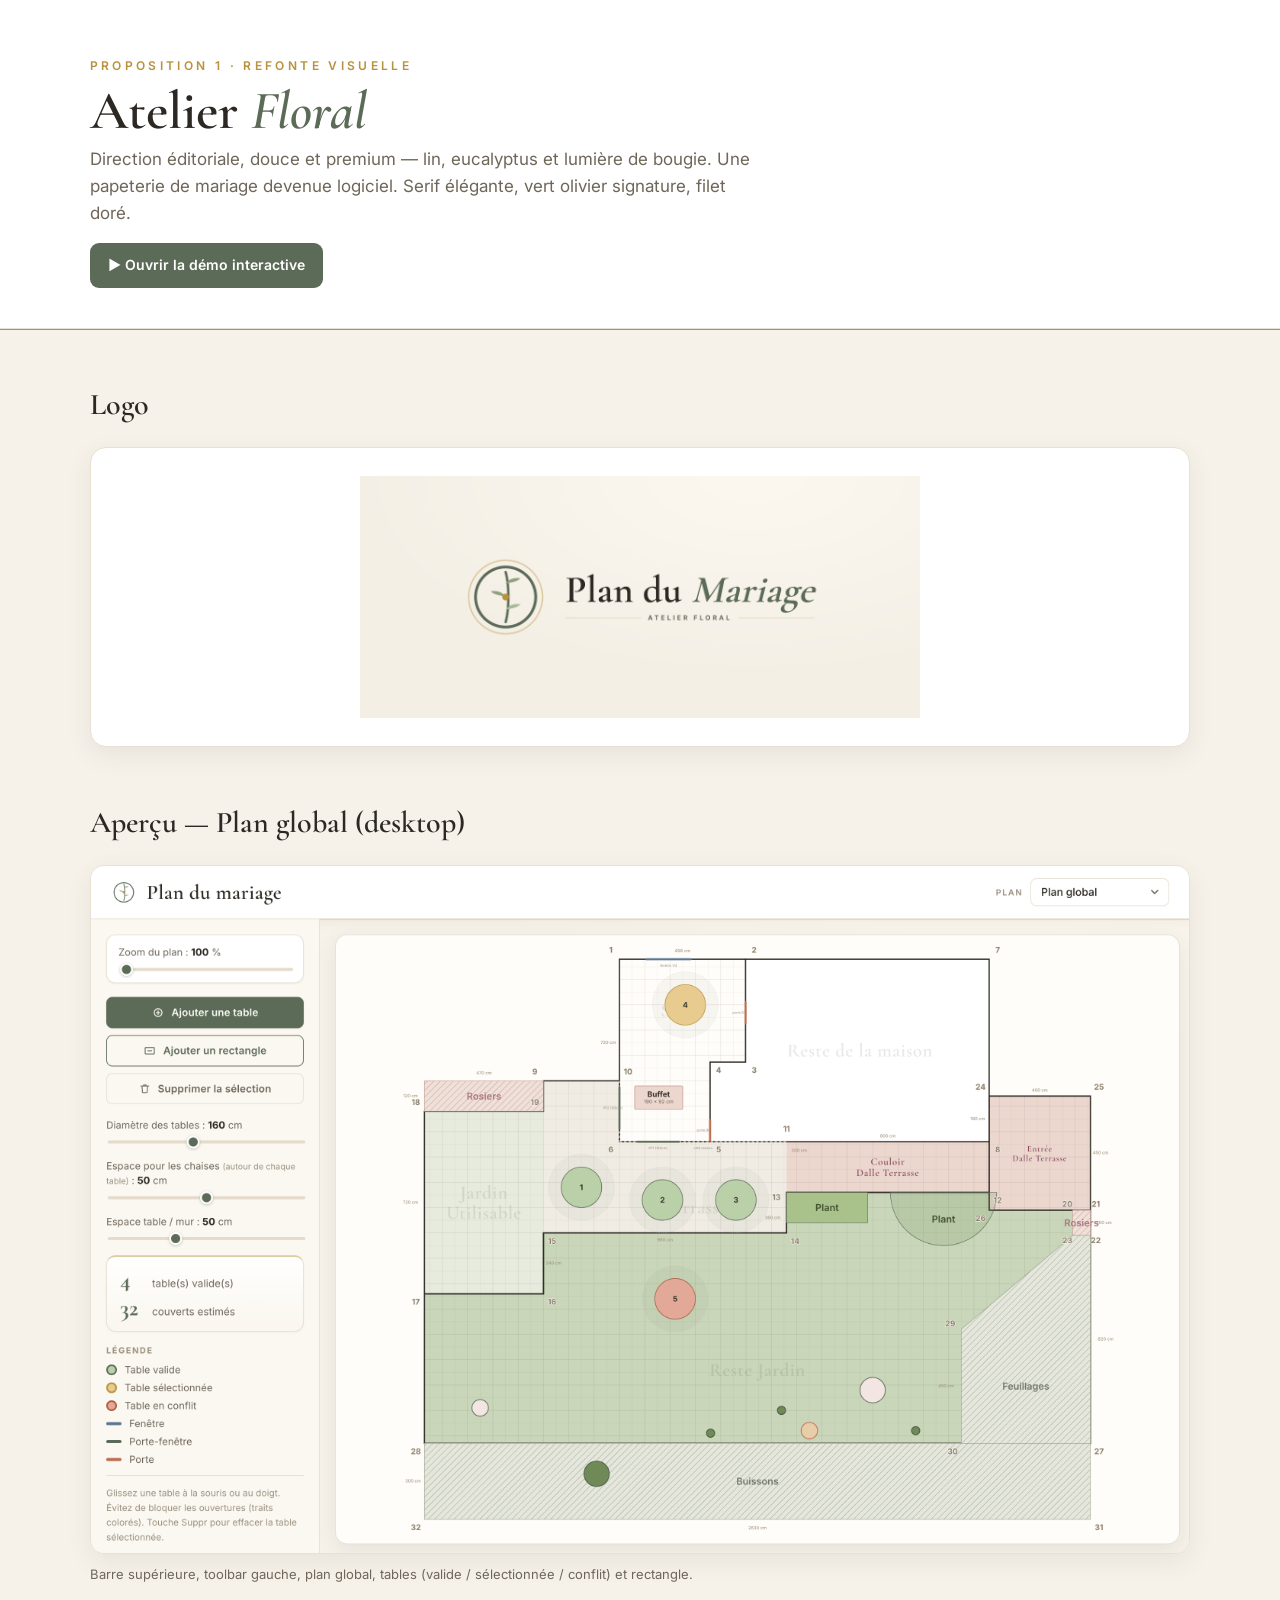
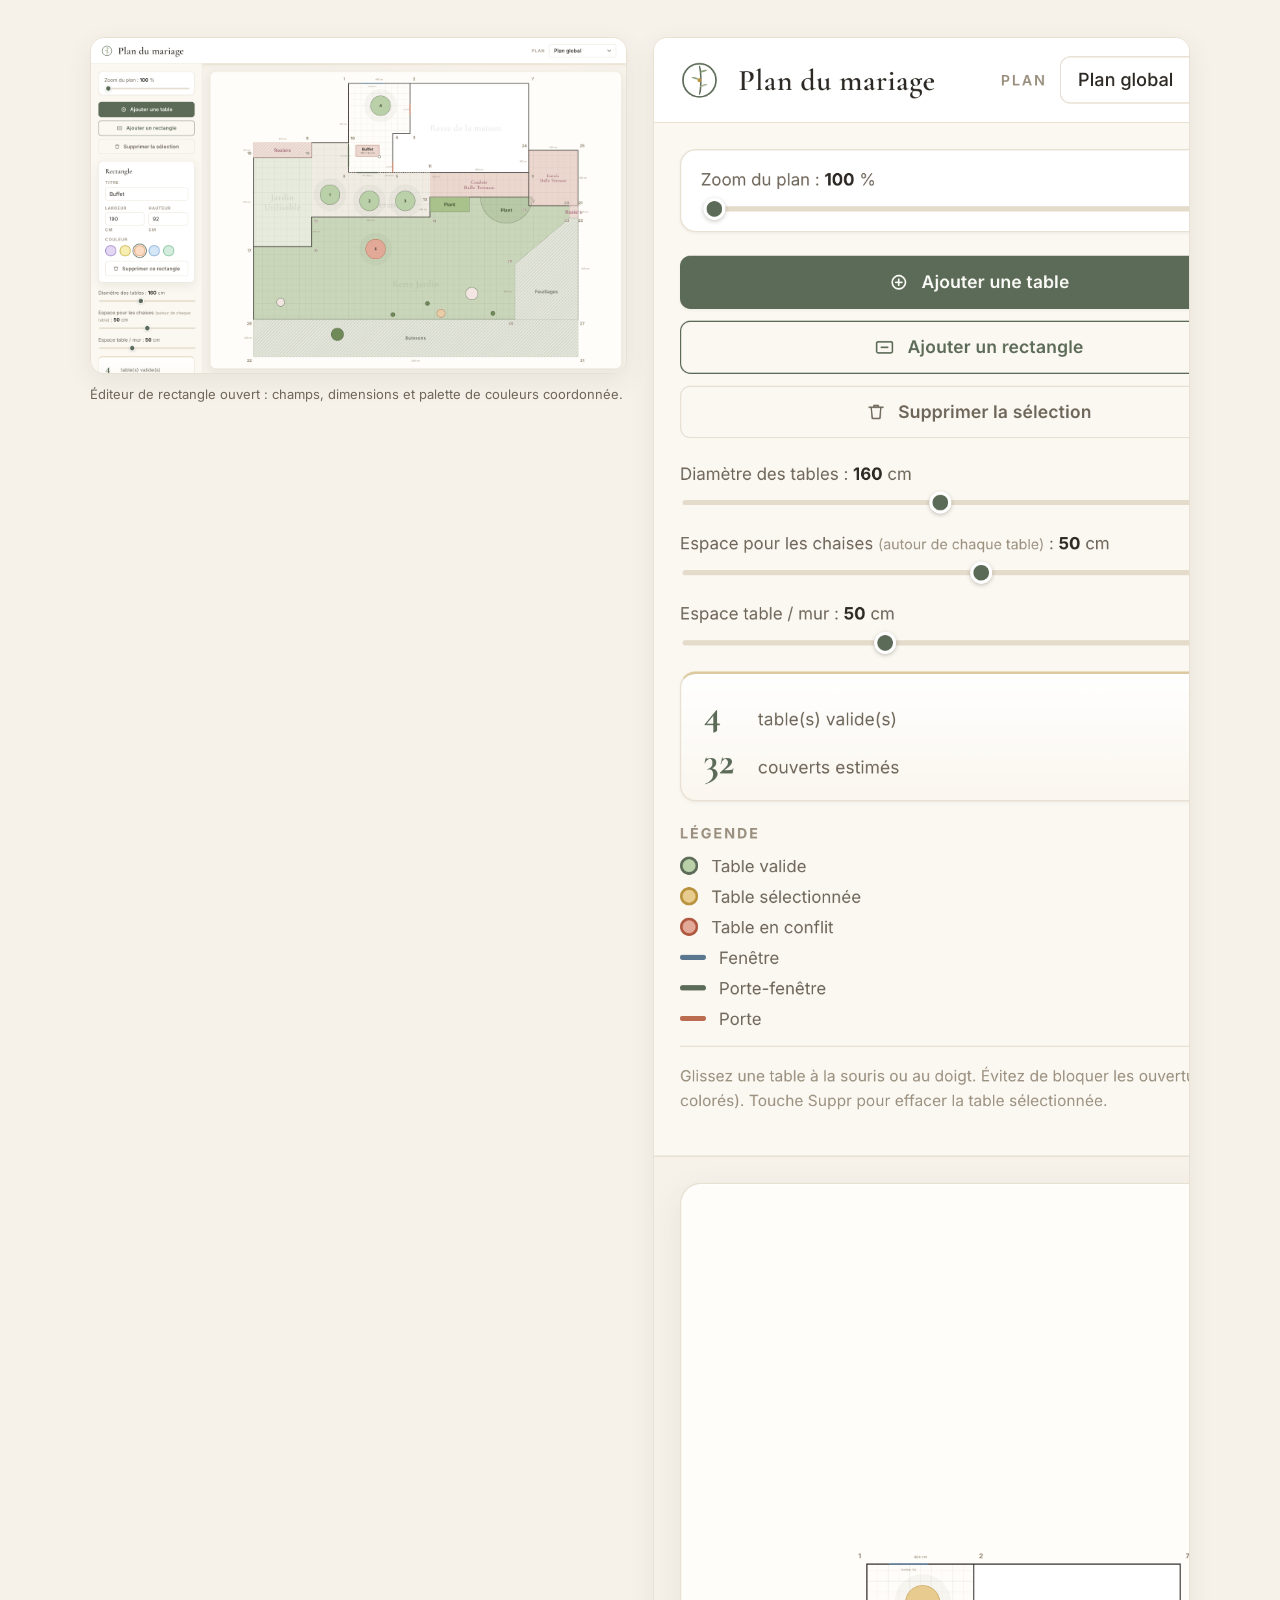
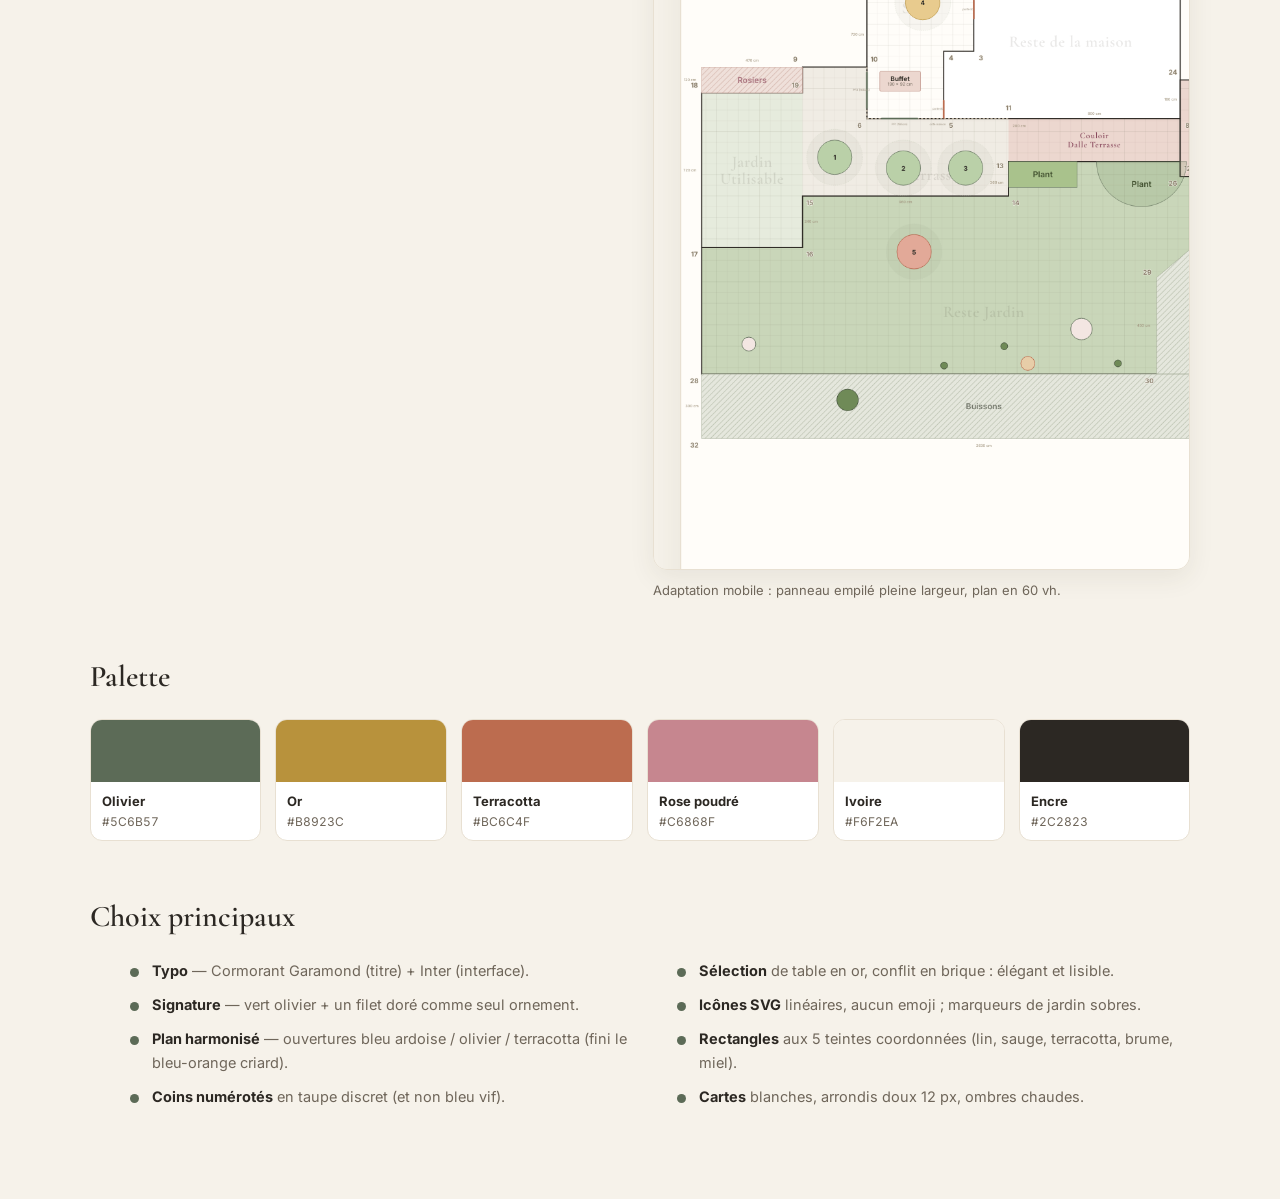
<file: conception-design/index.html>
<!DOCTYPE html><html lang="fr"><head><meta charset="UTF-8">
<meta name="viewport" content="width=device-width, initial-scale=1.0">
<title>Proposition 1 — Atelier Floral</title>
<style>
@import url('https://fonts.googleapis.com/css2?family=Cormorant+Garamond:wght@500;600;700&family=Inter:wght@400;500;600;700&display=swap');
:root{--olivier:#5C6B57;--or:#B8923C;--encre:#2C2823;--encre2:#6F665A;--ivoire:#F6F2EA;--ligne:#E8E0D2}
*{margin:0;box-sizing:border-box}
body{font-family:"Inter",sans-serif;color:var(--encre);
  background:radial-gradient(1200px 600px at 80% -10%,#FCF8F0,transparent 60%),var(--ivoire);
  line-height:1.6;padding:0 0 80px}
header{padding:56px 7vw 40px;border-bottom:1px solid var(--ligne);background:#fff;box-shadow:0 1px 0 var(--or)}
.kicker{font-size:12px;font-weight:600;letter-spacing:.28em;text-transform:uppercase;color:var(--or)}
h1{font-family:"Cormorant Garamond",serif;font-weight:600;font-size:54px;line-height:1.05;margin:8px 0 6px}
h1 em{font-style:italic;color:var(--olivier)}
.lead{font-size:17px;color:var(--encre2);max-width:680px}
main{padding:0 7vw}
section{margin-top:52px}
h2{font-family:"Cormorant Garamond",serif;font-weight:600;font-size:30px;margin-bottom:18px}
.logo-band{display:flex;justify-content:center;background:#fff;border:1px solid var(--ligne);border-radius:16px;padding:28px;box-shadow:0 8px 26px rgba(70,58,42,.08)}
.logo-band img{max-width:560px;width:100%}
figure{margin:0}
figure img{width:100%;border:1px solid var(--ligne);border-radius:14px;box-shadow:0 8px 26px rgba(70,58,42,.08);display:block}
figcaption{font-size:13px;color:var(--encre2);margin-top:10px}
.grid2{display:grid;grid-template-columns:1fr 1fr;gap:26px}
.swatches{display:grid;grid-template-columns:repeat(auto-fill,minmax(150px,1fr));gap:14px}
.sw{border:1px solid var(--ligne);border-radius:12px;overflow:hidden;background:#fff}
.sw .c{height:62px}
.sw .t{padding:9px 11px;font-size:12px}
.sw .t b{display:block;font-size:13px}
.sw .t span{color:var(--encre2);font-family:"Inter";font-variant-numeric:tabular-nums}
.choices{columns:2;column-gap:34px}
.choices li{margin:0 0 11px;break-inside:avoid;font-size:14.5px;color:var(--encre2);list-style:none;padding-left:22px;position:relative}
.choices li::before{content:"";position:absolute;left:0;top:9px;width:9px;height:9px;border-radius:50%;background:var(--olivier)}
.choices b{color:var(--encre)}
.cta{display:inline-block;margin-top:16px;background:var(--olivier);color:#fff;text-decoration:none;font-weight:600;font-size:14px;padding:11px 18px;border-radius:9px}
@media(max-width:760px){.grid2{grid-template-columns:1fr}.choices{columns:1}h1{font-size:38px}}
</style></head>
<body>
<header>
  <div class="kicker">Proposition 1 · Refonte visuelle</div>
  <h1>Atelier <em>Floral</em></h1>
  <p class="lead">Direction éditoriale, douce et premium — lin, eucalyptus et lumière de bougie.
  Une papeterie de mariage devenue logiciel. Serif élégante, vert olivier signature, filet doré.</p>
  <a class="cta" href="demo/index.html">▶ Ouvrir la démo interactive</a>
</header>
<main>
  <section>
    <h2>Logo</h2>
    <div class="logo-band"><img src="logo-PlanDuMariage.png" alt="Logo Atelier Floral"></div>
  </section>

  <section>
    <h2>Aperçu — Plan global (desktop)</h2>
    <figure><img src="screenshot-desktop-global.png" alt="Desktop global">
      <figcaption>Barre supérieure, toolbar gauche, plan global, tables (valide / sélectionnée / conflit) et rectangle.</figcaption></figure>
  </section>

  <section>
    <div class="grid2">
      <figure><img src="screenshot-desktop-detail.png" alt="Éditeur de rectangle">
        <figcaption>Éditeur de rectangle ouvert : champs, dimensions et palette de couleurs coordonnée.</figcaption></figure>
      <figure><img src="screenshot-mobile.png" alt="Mobile">
        <figcaption>Adaptation mobile : panneau empilé pleine largeur, plan en 60 vh.</figcaption></figure>
    </div>
  </section>

  <section>
    <h2>Palette</h2>
    <div class="swatches">
      <div class="sw"><div class="c" style="background:#5C6B57"></div><div class="t"><b>Olivier</b><span>#5C6B57</span></div></div>
      <div class="sw"><div class="c" style="background:#B8923C"></div><div class="t"><b>Or</b><span>#B8923C</span></div></div>
      <div class="sw"><div class="c" style="background:#BC6C4F"></div><div class="t"><b>Terracotta</b><span>#BC6C4F</span></div></div>
      <div class="sw"><div class="c" style="background:#C6868F"></div><div class="t"><b>Rose poudré</b><span>#C6868F</span></div></div>
      <div class="sw"><div class="c" style="background:#F6F2EA"></div><div class="t"><b>Ivoire</b><span>#F6F2EA</span></div></div>
      <div class="sw"><div class="c" style="background:#2C2823"></div><div class="t"><b>Encre</b><span>#2C2823</span></div></div>
    </div>
  </section>

  <section>
    <h2>Choix principaux</h2>
    <ul class="choices">
      <li><b>Typo</b> — Cormorant Garamond (titre) + Inter (interface).</li>
      <li><b>Signature</b> — vert olivier + un filet doré comme seul ornement.</li>
      <li><b>Plan harmonisé</b> — ouvertures bleu ardoise / olivier / terracotta (fini le bleu-orange criard).</li>
      <li><b>Coins numérotés</b> en taupe discret (et non bleu vif).</li>
      <li><b>Sélection</b> de table en or, conflit en brique : élégant et lisible.</li>
      <li><b>Icônes SVG</b> linéaires, aucun emoji ; marqueurs de jardin sobres.</li>
      <li><b>Rectangles</b> aux 5 teintes coordonnées (lin, sauge, terracotta, brume, miel).</li>
      <li><b>Cartes</b> blanches, arrondis doux 12 px, ombres chaudes.</li>
    </ul>
  </section>
</main>
</body></html>
</file>
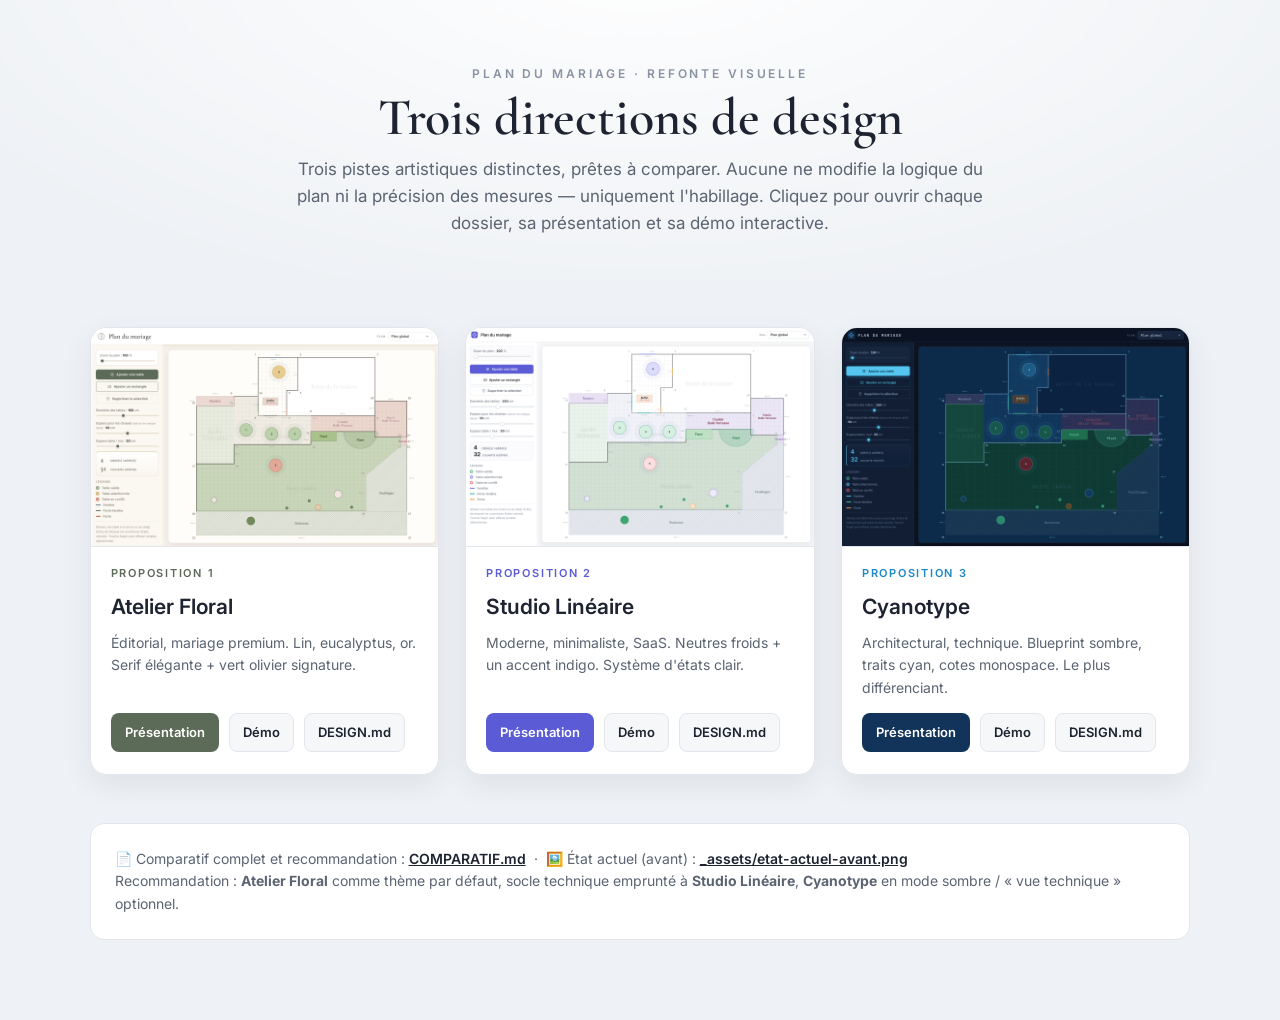
<file: Propositions-Design-ClaudeCode/index.html>
<!DOCTYPE html><html lang="fr"><head><meta charset="UTF-8">
<meta name="viewport" content="width=device-width, initial-scale=1.0">
<title>Plan du Mariage — 3 directions de design</title>
<style>
@import url('https://fonts.googleapis.com/css2?family=Inter:wght@400;500;600;700&family=Cormorant+Garamond:wght@600&display=swap');
:root{--ink:#1d2330;--ink2:#5b6472;--bg:#eef1f5;--line:#e2e6ec}
*{margin:0;box-sizing:border-box}
body{font-family:"Inter",sans-serif;color:var(--ink);background:var(--bg);line-height:1.6;padding:0 0 80px}
header{padding:64px 7vw 44px;text-align:center;background:
  radial-gradient(800px 380px at 50% -20%,#fff,transparent),var(--bg)}
.kicker{font-size:12px;font-weight:600;letter-spacing:.24em;text-transform:uppercase;color:#8a93a3}
h1{font-family:"Cormorant Garamond",serif;font-weight:600;font-size:52px;line-height:1.05;margin:8px 0 10px}
.lead{font-size:17px;color:var(--ink2);max-width:720px;margin:0 auto}
main{padding:0 7vw;max-width:1500px;margin:0 auto}
.grid{display:grid;grid-template-columns:repeat(3,1fr);gap:26px;margin-top:46px}
.card{background:#fff;border:1px solid var(--line);border-radius:16px;overflow:hidden;display:flex;flex-direction:column;box-shadow:0 10px 30px rgba(20,28,46,.07);transition:transform .15s,box-shadow .15s}
.card:hover{transform:translateY(-4px);box-shadow:0 18px 44px rgba(20,28,46,.12)}
.thumb{display:block;border-bottom:1px solid var(--line)}
.thumb img{width:100%;display:block;aspect-ratio:16/10;object-fit:cover;object-position:top left}
.body{padding:18px 20px 22px;display:flex;flex-direction:column;gap:8px;flex:1}
.tag{font-size:11px;font-weight:600;letter-spacing:.16em;text-transform:uppercase}
.t1{color:#5C6B57}.t2{color:#5B5BD6}.t3{color:#1E88C7}
h3{font-size:21px;font-weight:600;margin:0}
.body p{font-size:14px;color:var(--ink2);margin:0;flex:1}
.links{display:flex;gap:10px;margin-top:6px;flex-wrap:wrap}
.links a{font-size:13px;font-weight:600;text-decoration:none;padding:8px 13px;border-radius:8px;border:1px solid var(--line)}
.links a.primary{color:#fff;border-color:transparent}
.b1{background:#5C6B57}.b2{background:#5B5BD6}.b3{background:#13345a}
.links a.ghost{color:var(--ink);background:#f6f7f9}
.foot{margin-top:48px;padding:24px;background:#fff;border:1px solid var(--line);border-radius:14px;font-size:14px;color:var(--ink2)}
.foot a{color:var(--ink);font-weight:600}
@media(max-width:980px){.grid{grid-template-columns:1fr}h1{font-size:40px}}
</style></head>
<body>
<header>
  <div class="kicker">Plan du Mariage · Refonte visuelle</div>
  <h1>Trois directions de design</h1>
  <p class="lead">Trois pistes artistiques distinctes, prêtes à comparer. Aucune ne modifie la logique
  du plan ni la précision des mesures — uniquement l'habillage. Cliquez pour ouvrir chaque dossier,
  sa présentation et sa démo interactive.</p>
</header>
<main>
  <div class="grid">

    <div class="card">
      <a class="thumb" href="Proposition%201%20-%20Atelier%20Floral/index.html">
        <img src="Proposition%201%20-%20Atelier%20Floral/screenshot-desktop-global.png" alt="Atelier Floral"></a>
      <div class="body">
        <span class="tag t1">Proposition 1</span>
        <h3>Atelier Floral</h3>
        <p>Éditorial, mariage premium. Lin, eucalyptus, or. Serif élégante + vert olivier signature.</p>
        <div class="links">
          <a class="primary b1" href="Proposition%201%20-%20Atelier%20Floral/index.html">Présentation</a>
          <a class="ghost" href="Proposition%201%20-%20Atelier%20Floral/demo/index.html">Démo</a>
          <a class="ghost" href="Proposition%201%20-%20Atelier%20Floral/DESIGN.md">DESIGN.md</a>
        </div>
      </div>
    </div>

    <div class="card">
      <a class="thumb" href="Proposition%202%20-%20Studio%20Lineaire/index.html">
        <img src="Proposition%202%20-%20Studio%20Lineaire/screenshot-desktop-global.png" alt="Studio Linéaire"></a>
      <div class="body">
        <span class="tag t2">Proposition 2</span>
        <h3>Studio Linéaire</h3>
        <p>Moderne, minimaliste, SaaS. Neutres froids + un accent indigo. Système d'états clair.</p>
        <div class="links">
          <a class="primary b2" href="Proposition%202%20-%20Studio%20Lineaire/index.html">Présentation</a>
          <a class="ghost" href="Proposition%202%20-%20Studio%20Lineaire/demo/index.html">Démo</a>
          <a class="ghost" href="Proposition%202%20-%20Studio%20Lineaire/DESIGN.md">DESIGN.md</a>
        </div>
      </div>
    </div>

    <div class="card">
      <a class="thumb" href="Proposition%203%20-%20Cyanotype/index.html">
        <img src="Proposition%203%20-%20Cyanotype/screenshot-desktop-global.png" alt="Cyanotype"></a>
      <div class="body">
        <span class="tag t3">Proposition 3</span>
        <h3>Cyanotype</h3>
        <p>Architectural, technique. Blueprint sombre, traits cyan, cotes monospace. Le plus différenciant.</p>
        <div class="links">
          <a class="primary b3" href="Proposition%203%20-%20Cyanotype/index.html">Présentation</a>
          <a class="ghost" href="Proposition%203%20-%20Cyanotype/demo/index.html">Démo</a>
          <a class="ghost" href="Proposition%203%20-%20Cyanotype/DESIGN.md">DESIGN.md</a>
        </div>
      </div>
    </div>

  </div>

  <div class="foot">
    📄 Comparatif complet et recommandation : <a href="COMPARATIF.md">COMPARATIF.md</a> &nbsp;·&nbsp;
    🖼️ État actuel (avant) : <a href="_assets/etat-actuel-avant.png">_assets/etat-actuel-avant.png</a><br>
    Recommandation : <b>Atelier Floral</b> comme thème par défaut, socle technique emprunté à <b>Studio Linéaire</b>,
    <b>Cyanotype</b> en mode sombre / « vue technique » optionnel.
  </div>
</main>
</body></html>
</file>
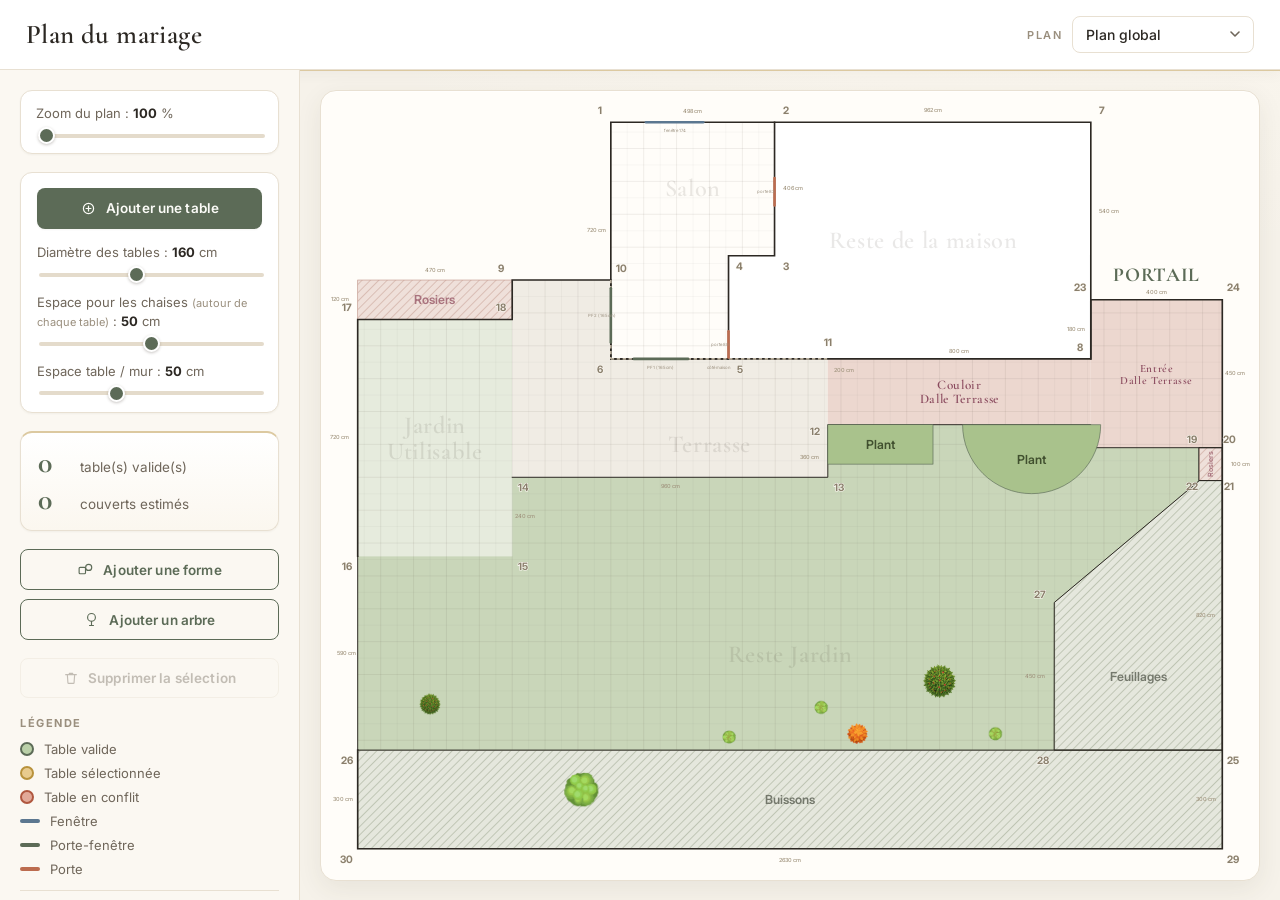
<file: web-app-plan-du-mariage/index.html>
<!DOCTYPE html>
<html lang="fr">
<head>
  <meta charset="UTF-8">
  <meta name="viewport" content="width=device-width, initial-scale=1.0">
  <title>Plan du mariage — placement des tables</title>
  <link rel="stylesheet" href="style.css">
</head>
<body>

  <header class="entete">
    <div class="entete__brand">
      <h1>Plan du mariage</h1>
    </div>
    <div class="entete__plan">
      <label for="select-plan">Plan</label>
      <select id="select-plan"></select>
    </div>
  </header>

  <main class="appli">

    <!-- Panneau latéral : actions, réglages, compteur, légende.
         Sur mobile, il devient une feuille coulissante (bottom sheet) ouverte
         depuis la barre d'outils du bas (bouton « Réglages »). -->
    <aside class="panneau">

      <!-- En-tête de la feuille mobile : titre + fermeture (caché sur desktop). -->
      <div class="sheet-tete">
        <span class="sheet-titre">Réglages</span>
        <button id="btn-fermer-reglages" class="sheet-close" type="button" aria-label="Fermer les réglages">
          <svg viewBox="0 0 24 24" width="20" height="20" fill="none" stroke="currentColor" stroke-width="1.8" stroke-linecap="round" aria-hidden="true"><path d="M6 6l12 12M18 6L6 18"/></svg>
        </button>
      </div>

      <section class="reglage reglage--zoom">
        <label for="rng-zoom">Zoom du plan : <strong id="val-zoom">100</strong> %</label>
        <input type="range" id="rng-zoom" min="100" max="400" step="10" value="100">
      </section>

      <!-- TABLES : fonction première — bouton + réglages partagés regroupés -->
      <section class="carte-tables">
        <button id="btn-ajouter" class="btn btn--principal">
          <svg viewBox="0 0 24 24" width="17" height="17" fill="none" stroke="currentColor" stroke-width="1.7" stroke-linecap="round" stroke-linejoin="round" aria-hidden="true"><circle cx="12" cy="12" r="7.2"/><path d="M12 8.6v6.8M8.6 12h6.8"/></svg>
          <span>Ajouter une table</span>
        </button>

        <div class="reglage">
          <label for="rng-diametre">Diamètre des tables : <strong id="val-diametre"></strong> cm</label>
          <input type="range" id="rng-diametre" min="100" max="240" step="10">
        </div>
        <div class="reglage">
          <label for="rng-espace-chaises">Espace pour les chaises <span class="reglage__hint">(autour de chaque table)</span> : <strong id="val-espace-chaises"></strong> cm</label>
          <input type="range" id="rng-espace-chaises" min="0" max="100" step="5">
        </div>
        <div class="reglage">
          <label for="rng-espace-mur">Espace table / mur : <strong id="val-espace-mur"></strong> cm</label>
          <input type="range" id="rng-espace-mur" min="0" max="150" step="5">
        </div>
      </section>

      <section class="compteur">
        <div class="compteur__ligne"><span id="nb-tables" class="compteur__chiffre">0</span> table(s) valide(s)</div>
        <div class="compteur__ligne"><span id="nb-couverts" class="compteur__chiffre">0</span> couverts estimés</div>
      </section>

      <!-- DÉCOR : formes & arbres (chacun passe par une modale) -->
      <div class="bloc-actions">
        <button id="btn-ajouter-forme" class="btn btn--rect">
          <svg viewBox="0 0 24 24" width="17" height="17" fill="none" stroke="currentColor" stroke-width="1.6" stroke-linejoin="round" aria-hidden="true"><rect x="3" y="9" width="9" height="9" rx="1.4"/><circle cx="16.5" cy="9" r="4.3"/></svg>
          <span>Ajouter une forme</span>
        </button>
        <button id="btn-ajouter-arbre" class="btn btn--rect">
          <svg viewBox="0 0 24 24" width="17" height="17" fill="none" stroke="currentColor" stroke-width="1.6" stroke-linecap="round" stroke-linejoin="round" aria-hidden="true"><circle cx="12" cy="9" r="5.5"/><path d="M12 14.5V20.5M9.2 20.5h5.6"/></svg>
          <span>Ajouter un arbre</span>
        </button>
      </div>

      <button id="btn-supprimer" class="btn btn--secondaire" disabled>
        <svg viewBox="0 0 24 24" width="16" height="16" fill="none" stroke="currentColor" stroke-width="1.7" stroke-linecap="round" stroke-linejoin="round" aria-hidden="true"><path d="M4 7h16M9.5 7V5h5v2M6.5 7l.9 12.2a1 1 0 0 0 1 .8h7.2a1 1 0 0 0 1-.8L17.5 7"/></svg>
        <span>Supprimer la sélection</span>
      </button>

      <section class="legende">
        <h2>Légende</h2>
        <ul>
          <li><span class="pastille pastille--valide"></span> Table valide</li>
          <li><span class="pastille pastille--select"></span> Table sélectionnée</li>
          <li><span class="pastille pastille--invalide"></span> Table en conflit</li>
          <li><span class="trait trait--fenetre"></span> Fenêtre</li>
          <li><span class="trait trait--pf"></span> Porte-fenêtre</li>
          <li><span class="trait trait--porte"></span> Porte</li>
        </ul>
        <p class="aide">Glissez une table à la souris ou au doigt. Évitez de bloquer les ouvertures (traits colorés). Touche Suppr pour effacer la sélection.</p>
        <p class="aide">Sélectionnez une forme ou un arbre : la poignée <strong>creuse</strong> (coin bas-droit) redimensionne, la poignée <strong>pleine</strong> (au-dessus) fait pivoter. Maintenez <strong>Maj</strong> pour un pas de 15°.</p>
      </section>

    </aside>

    <!-- Zone de dessin : le SVG est rempli par render() dans app.js -->
    <div class="scene">
      <svg id="plan" xmlns="http://www.w3.org/2000/svg" preserveAspectRatio="xMidYMid meet"></svg>

      <!-- Éditeur flottant : affiché en haut à droite, par-dessus le plan,
           quand une FORME est sélectionnée (desktop). Sur mobile, c'est une
           feuille à onglets ouverte via le menu d'actions « Éditer ». -->
      <aside id="editeur-forme" class="editeur-flottant" hidden>
        <button id="fe-fermer" class="modal__close" type="button" aria-label="Fermer">
          <svg viewBox="0 0 24 24" width="18" height="18" fill="none" stroke="currentColor" stroke-width="1.8" stroke-linecap="round" aria-hidden="true"><path d="M6 6l12 12M18 6L6 18"/></svg>
        </button>
        <h2>Forme</h2>

        <!-- Onglets — mobile uniquement (display:none sur desktop). Réduisent la
             hauteur de la feuille : « Forme » (titre + dimensions) et « Couleurs »
             sur deux pages que l'on balaie horizontalement. -->
        <div class="fe-onglets" role="tablist" aria-label="Réglages de la forme">
          <button type="button" class="fe-onglet active" data-onglet="0" aria-selected="true">Forme</button>
          <button type="button" class="fe-onglet" data-onglet="1" aria-selected="false">Couleurs</button>
        </div>

        <!-- Panneaux. Desktop : « transparents » (display:contents) → les champs
             s'empilent comme avant. Mobile : deux pages défilables (scroll-snap). -->
        <div class="fe-panels" id="fe-panels">
          <div class="fe-panel fe-panel--forme" data-panel="0">
            <label class="champ">Titre
              <input type="text" id="fe-titre" maxlength="24" placeholder="ex. Buffet, Scène, Bar…">
            </label>
            <!-- Desktop : Largeur/Hauteur sur une ligne, Rotation + « Remettre droit »
                 en dessous. Mobile : les 3 champs alignés (petits inputs), bouton
                 « Remettre droit » et « ° » masqués. -->
            <div class="fe-mesures">
              <label class="fe-mesure">Largeur <input type="number" id="fe-w" min="40" step="10"><span class="fe-unite">cm</span></label>
              <label class="fe-mesure">Hauteur <input type="number" id="fe-h" min="40" step="10"><span class="fe-unite">cm</span></label>
              <label class="fe-mesure">Rotation <input type="number" id="fe-angle" min="0" max="359" step="1"><span class="fe-unite fe-unite--deg">°</span></label>
              <button id="fe-angle-reset" class="btn-mini" type="button" title="Remettre la forme droite (0°)">Remettre droit</button>
            </div>
          </div>
          <div class="fe-panel fe-panel--couleurs" data-panel="1">
            <div class="champ">Fond
              <div class="couleurs" id="fe-fond"></div>
            </div>
            <div class="champ">Contour
              <div class="couleurs" id="fe-bord"></div>
            </div>
          </div>
        </div>

        <!-- « Enregistrer » : mobile uniquement (referme la feuille ; les
             modifications sont déjà appliquées en direct). Masqué sur desktop. -->
        <button id="fe-enregistrer" class="btn btn--principal fe-enregistrer" type="button">
          <svg viewBox="0 0 24 24" width="16" height="16" fill="none" stroke="currentColor" stroke-width="1.9" stroke-linecap="round" stroke-linejoin="round" aria-hidden="true"><path d="M5 12.5l4.2 4.2L19 7"/></svg>
          <span>Enregistrer</span>
        </button>
        <button id="fe-suppr" class="btn btn--secondaire">
          <svg viewBox="0 0 24 24" width="16" height="16" fill="none" stroke="currentColor" stroke-width="1.7" stroke-linecap="round" stroke-linejoin="round" aria-hidden="true"><path d="M4 7h16M9.5 7V5h5v2M6.5 7l.9 12.2a1 1 0 0 0 1 .8h7.2a1 1 0 0 0 1-.8L17.5 7"/></svg>
          <span>Supprimer cette forme</span>
        </button>
      </aside>

      <!-- Menu d'actions tactile (mobile) : apparaît au-dessus d'une FORME
           sélectionnée. 3 choix : déplacer, éditer, faire tourner. Positionné
           en JS (positionnerActionsForme). Masqué sur desktop. -->
      <div id="forme-actions" class="forme-actions" role="menu" aria-label="Actions sur la forme" hidden>
        <button type="button" id="fa-deplacer" class="fa-btn" role="menuitem">
          <svg viewBox="0 0 24 24" width="20" height="20" fill="none" stroke="currentColor" stroke-width="1.7" stroke-linecap="round" stroke-linejoin="round" aria-hidden="true"><path d="M12 3v18M3 12h18M12 3 9.5 5.5M12 3l2.5 2.5M12 21l-2.5-2.5M12 21l2.5-2.5M3 12l2.5-2.5M3 12l2.5 2.5M21 12l-2.5-2.5M21 12l-2.5 2.5"/></svg>
          <span>Déplacer</span>
        </button>
        <button type="button" id="fa-editer" class="fa-btn" role="menuitem">
          <svg viewBox="0 0 24 24" width="20" height="20" fill="none" stroke="currentColor" stroke-width="1.7" stroke-linecap="round" stroke-linejoin="round" aria-hidden="true"><path d="M4 20h4L18.5 9.5a2 2 0 0 0-2.8-2.8L5 17.5V20z"/><path d="M14 7.5l2.8 2.8"/></svg>
          <span>Éditer</span>
        </button>
        <button type="button" id="fa-tourner" class="fa-btn" role="menuitem">
          <svg viewBox="0 0 24 24" width="20" height="20" fill="none" stroke="currentColor" stroke-width="1.7" stroke-linecap="round" stroke-linejoin="round" aria-hidden="true"><path d="M4.5 9a8 8 0 1 1-.6 6"/><path d="M3 4v5h5"/></svg>
          <span>Tourner</span>
        </button>
      </div>
    </div>

  </main>

  <!-- ============= MODE TACTILE (déplacer / tourner) — overlay mobile =========
       Bannière de mode + bouton « Valider ». N'apparaissent que lorsqu'un mode
       est actif (classes body.mode-deplacer / body.mode-tourner), donc jamais
       sur desktop. Le cadre coloré du plan et la barre d'outils masquée sont
       gérés en CSS. -->
  <div id="mode-banniere" class="mode-banniere" aria-live="polite" hidden>
    <svg class="mode-banniere__ico" viewBox="0 0 24 24" width="17" height="17" fill="none" stroke="currentColor" stroke-width="1.8" stroke-linecap="round" stroke-linejoin="round" aria-hidden="true"><path d="M12 8v8M8 12h8"/><circle cx="12" cy="12" r="9.5"/></svg>
    <span id="mode-banniere-txt"></span>
  </div>
  <button id="btn-valider-mode" class="btn-valider" type="button">
    <svg viewBox="0 0 24 24" width="18" height="18" fill="none" stroke="currentColor" stroke-width="2" stroke-linecap="round" stroke-linejoin="round" aria-hidden="true"><path d="M5 12.5l4.2 4.2L19 7"/></svg>
    <span>Valider</span>
  </button>

  <!-- ===================== BARRE D'OUTILS (mobile) =======================
       Visible uniquement sur petit écran (display:none sur desktop). Reprend
       les actions principales + ouvre la feuille « Réglages ». Les boutons
       appellent les MÊMES fonctions que ceux du panneau. -->
  <nav class="barre-mobile" aria-label="Outils">
    <button id="btn-m-table" class="barre-btn" type="button">
      <svg viewBox="0 0 24 24" width="22" height="22" fill="none" stroke="currentColor" stroke-width="1.7" stroke-linecap="round" stroke-linejoin="round" aria-hidden="true"><circle cx="12" cy="12" r="7.2"/><path d="M12 8.6v6.8M8.6 12h6.8"/></svg>
      <span>Table</span>
    </button>
    <button id="btn-m-forme" class="barre-btn" type="button">
      <svg viewBox="0 0 24 24" width="22" height="22" fill="none" stroke="currentColor" stroke-width="1.6" stroke-linejoin="round" aria-hidden="true"><rect x="3" y="9" width="9" height="9" rx="1.4"/><circle cx="16.5" cy="9" r="4.3"/></svg>
      <span>Forme</span>
    </button>
    <button id="btn-m-arbre" class="barre-btn" type="button">
      <svg viewBox="0 0 24 24" width="22" height="22" fill="none" stroke="currentColor" stroke-width="1.6" stroke-linecap="round" stroke-linejoin="round" aria-hidden="true"><circle cx="12" cy="9" r="5.5"/><path d="M12 14.5V20.5M9.2 20.5h5.6"/></svg>
      <span>Arbre</span>
    </button>
    <button id="btn-m-suppr" class="barre-btn" type="button" disabled>
      <svg viewBox="0 0 24 24" width="22" height="22" fill="none" stroke="currentColor" stroke-width="1.7" stroke-linecap="round" stroke-linejoin="round" aria-hidden="true"><path d="M4 7h16M9.5 7V5h5v2M6.5 7l.9 12.2a1 1 0 0 0 1 .8h7.2a1 1 0 0 0 1-.8L17.5 7"/></svg>
      <span>Supprimer</span>
    </button>
    <button id="btn-m-reglages" class="barre-btn" type="button">
      <svg viewBox="0 0 24 24" width="22" height="22" fill="none" stroke="currentColor" stroke-width="1.7" stroke-linecap="round" stroke-linejoin="round" aria-hidden="true"><path d="M5 8h9M17 8h2M5 16h2M11 16h8"/><circle cx="15" cy="8" r="2.1"/><circle cx="9" cy="16" r="2.1"/></svg>
      <span>Réglages</span>
    </button>
  </nav>

  <!-- Fond sombre derrière la feuille « Réglages » (mobile) : ferme au clic. -->
  <div id="sheet-backdrop" class="sheet-backdrop" hidden></div>

  <!-- ===================== MODALE : choisir un arbre ===================== -->
  <div id="modal-arbre" class="modal" hidden>
    <div class="modal__overlay" data-close="modal-arbre"></div>
    <div class="modal__dialog modal__dialog--large" role="dialog" aria-modal="true" aria-labelledby="modal-arbre-titre">
      <button class="modal__close" type="button" data-close="modal-arbre" aria-label="Fermer">
        <svg viewBox="0 0 24 24" width="18" height="18" fill="none" stroke="currentColor" stroke-width="1.8" stroke-linecap="round" aria-hidden="true"><path d="M6 6l12 12M18 6L6 18"/></svg>
      </button>
      <h2 id="modal-arbre-titre">Choisir un arbre</h2>
      <p class="modal__hint">Cliquez une illustration, puis « Ajouter ». Vous pourrez l'agrandir/réduire ensuite sur le plan.</p>
      <div class="modal__body">
        <div id="arbre-grille" class="arbre-grille"></div>
      </div>
      <div class="modal__actions">
        <button class="btn btn--secondaire" type="button" data-close="modal-arbre">Annuler</button>
        <button id="arbre-confirmer" class="btn btn--principal" type="button" disabled>Ajouter</button>
      </div>
    </div>
  </div>

  <!-- ===================== MODALE : ajouter une forme ==================== -->
  <div id="modal-forme" class="modal" hidden>
    <div class="modal__overlay" data-close="modal-forme"></div>
    <div class="modal__dialog" role="dialog" aria-modal="true" aria-labelledby="modal-forme-titre">
      <button class="modal__close" type="button" data-close="modal-forme" aria-label="Fermer">
        <svg viewBox="0 0 24 24" width="18" height="18" fill="none" stroke="currentColor" stroke-width="1.8" stroke-linecap="round" aria-hidden="true"><path d="M6 6l12 12M18 6L6 18"/></svg>
      </button>
      <h2 id="modal-forme-titre">Ajouter une forme</h2>

      <div class="modal__body">
      <div class="champ">Type
        <div class="formes-types" id="forme-types">
          <button class="forme-type active" type="button" data-type="rect">
            <svg viewBox="0 0 24 24" width="24" height="24" fill="none" stroke="currentColor" stroke-width="1.6" stroke-linejoin="round" aria-hidden="true"><rect x="3.5" y="6" width="17" height="12" rx="1.6"/></svg>
            <span>Rectangle</span>
          </button>
          <button class="forme-type" type="button" data-type="triangle">
            <svg viewBox="0 0 24 24" width="24" height="24" fill="none" stroke="currentColor" stroke-width="1.6" stroke-linejoin="round" aria-hidden="true"><path d="M12 4 21 19 3 19 Z"/></svg>
            <span>Triangle</span>
          </button>
          <button class="forme-type" type="button" data-type="cercle">
            <svg viewBox="0 0 24 24" width="24" height="24" fill="none" stroke="currentColor" stroke-width="1.6" aria-hidden="true"><circle cx="12" cy="12" r="8"/></svg>
            <span>Cercle</span>
          </button>
        </div>
      </div>

      <label class="champ">Titre (optionnel)
        <input type="text" id="forme-titre" maxlength="24" placeholder="ex. Buffet, Scène, Bar…">
      </label>

      <div class="champ-dims">
        <label>Largeur <input type="number" id="forme-w" min="40" step="10" value="200"> cm</label>
        <label>Hauteur <input type="number" id="forme-h" min="40" step="10" value="120"> cm</label>
      </div>

      <div class="champ">Couleur du fond
        <div class="couleurs" id="forme-fond"></div>
      </div>
      <div class="champ">Couleur du contour
        <div class="couleurs" id="forme-bord"></div>
      </div>
      </div>

      <div class="modal__actions">
        <button class="btn btn--secondaire" type="button" data-close="modal-forme">Annuler</button>
        <button id="forme-confirmer" class="btn btn--principal" type="button">Ajouter</button>
      </div>
    </div>
  </div>

  <!-- Scripts classiques chargés DANS L'ORDRE (portée globale partagée, aucun build).
       Voir js/00-STRUCTURE.md pour le rôle de chaque fichier et les contraintes d'ordre.
       L'ordre est important : 01 avant 02 (PLANS.global utilise translater au chargement),
       05 avant 11 (les gestes posent des écouteurs sur svg/scene), 12 en dernier. -->
  <script src="js/01-geometrie.js"></script>
  <script src="js/02-plans.js"></script>
  <script src="js/03-etat.js"></script>
  <script src="js/04-validite.js"></script>
  <script src="js/05-rendu-base.js"></script>
  <script src="js/06-rendu-plan.js"></script>
  <script src="js/07-rendu-objets.js"></script>
  <script src="js/08-interface.js"></script>
  <script src="js/09-actions.js"></script>
  <script src="js/10-modales.js"></script>
  <script src="js/11-gestes.js"></script>
  <script src="js/12-init.js"></script>
</body>
</html>
</file>
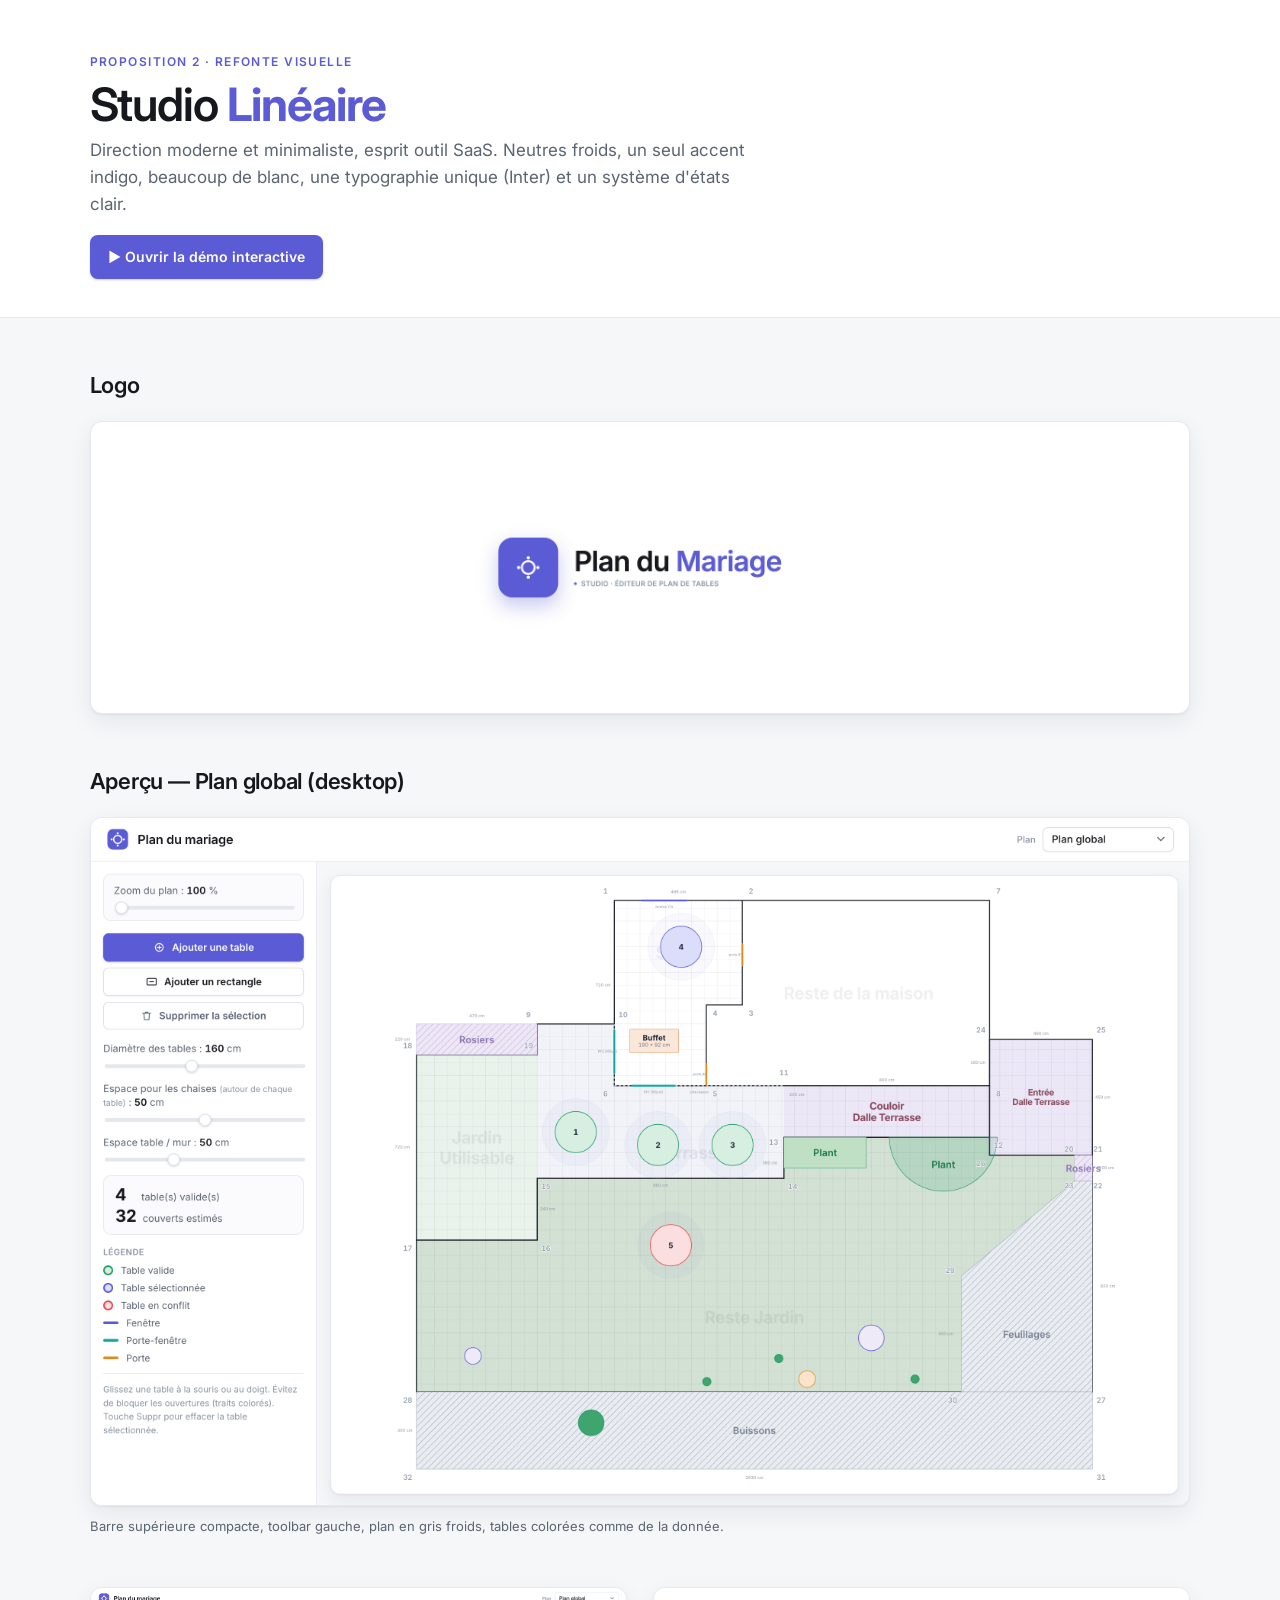
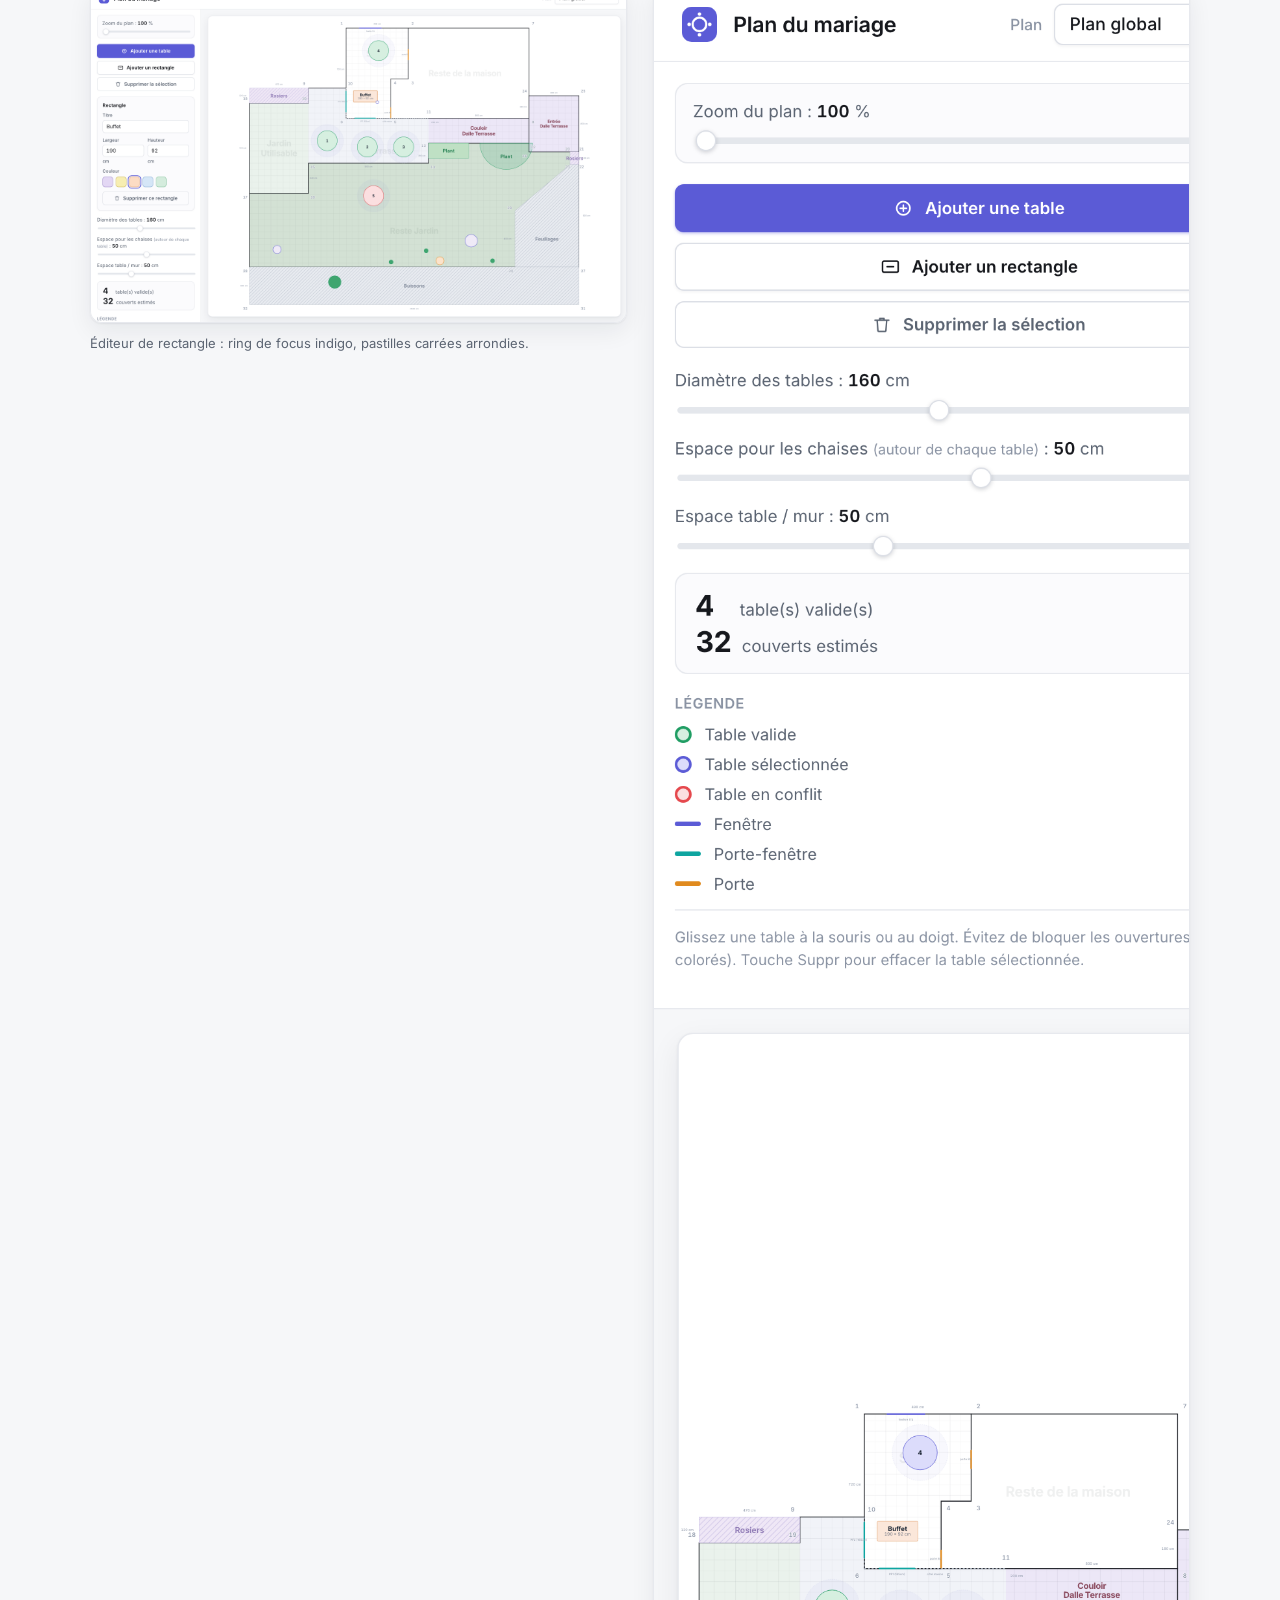
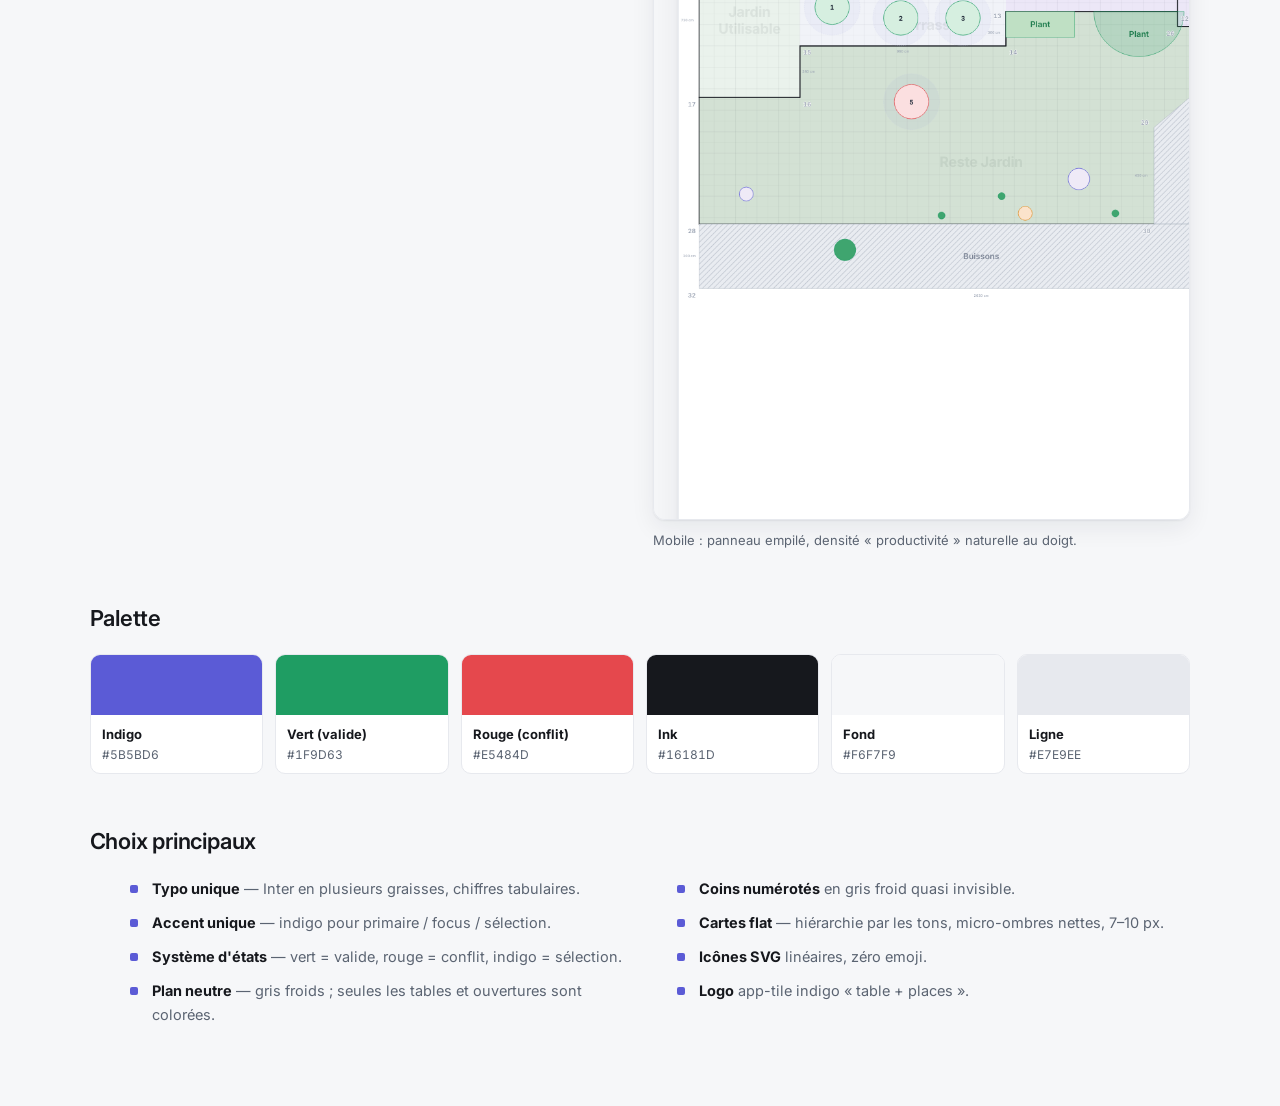
<file: Propositions-Design-ClaudeCode/Proposition 2 - Studio Lineaire/index.html>
<!DOCTYPE html><html lang="fr"><head><meta charset="UTF-8">
<meta name="viewport" content="width=device-width, initial-scale=1.0">
<title>Proposition 2 — Studio Linéaire</title>
<style>
@import url('https://fonts.googleapis.com/css2?family=Inter:wght@400;500;600;700&display=swap');
:root{--accent:#5B5BD6;--ink:#16181D;--ink2:#5B6472;--bg:#F6F7F9;--line:#E7E9EE}
*{margin:0;box-sizing:border-box}
body{font-family:"Inter",sans-serif;color:var(--ink);background:var(--bg);line-height:1.6;padding:0 0 80px}
header{padding:52px 7vw 38px;background:#fff;border-bottom:1px solid var(--line)}
.kicker{font-size:12px;font-weight:600;letter-spacing:.12em;text-transform:uppercase;color:var(--accent)}
h1{font-size:46px;font-weight:600;letter-spacing:-.025em;line-height:1.04;margin:10px 0 8px}
h1 b{color:var(--accent)}
.lead{font-size:17px;color:var(--ink2);max-width:680px}
main{padding:0 7vw}section{margin-top:50px}
h2{font-size:22px;font-weight:600;letter-spacing:-.01em;margin-bottom:18px}
.logo-band{display:flex;justify-content:center;background:#fff;border:1px solid var(--line);border-radius:12px;padding:24px;box-shadow:0 1px 2px rgba(16,24,40,.06),0 8px 24px rgba(16,24,40,.07)}
.logo-band img{max-width:560px;width:100%}
figure{margin:0}figure img{width:100%;border:1px solid var(--line);border-radius:12px;box-shadow:0 1px 2px rgba(16,24,40,.06),0 8px 24px rgba(16,24,40,.07);display:block}
figcaption{font-size:13px;color:var(--ink2);margin-top:10px}
.grid2{display:grid;grid-template-columns:1fr 1fr;gap:26px}
.swatches{display:grid;grid-template-columns:repeat(auto-fill,minmax(150px,1fr));gap:12px}
.sw{border:1px solid var(--line);border-radius:10px;overflow:hidden;background:#fff}
.sw .c{height:60px}.sw .t{padding:9px 11px;font-size:12px}.sw .t b{display:block;font-size:13px}.sw .t span{color:var(--ink2);font-variant-numeric:tabular-nums}
.choices{columns:2;column-gap:34px}
.choices li{margin:0 0 11px;break-inside:avoid;font-size:14.5px;color:var(--ink2);list-style:none;padding-left:22px;position:relative}
.choices li::before{content:"";position:absolute;left:0;top:8px;width:8px;height:8px;border-radius:2px;background:var(--accent)}
.choices b{color:var(--ink)}
.cta{display:inline-block;margin-top:16px;background:var(--accent);color:#fff;text-decoration:none;font-weight:600;font-size:14px;padding:11px 18px;border-radius:8px;box-shadow:0 1px 2px rgba(91,91,214,.35)}
@media(max-width:760px){.grid2{grid-template-columns:1fr}.choices{columns:1}h1{font-size:36px}}
</style></head>
<body>
<header>
  <div class="kicker">Proposition 2 · Refonte visuelle</div>
  <h1>Studio <b>Linéaire</b></h1>
  <p class="lead">Direction moderne et minimaliste, esprit outil SaaS. Neutres froids, un seul
  accent indigo, beaucoup de blanc, une typographie unique (Inter) et un système d'états clair.</p>
  <a class="cta" href="demo/index.html">▶ Ouvrir la démo interactive</a>
</header>
<main>
  <section><h2>Logo</h2><div class="logo-band"><img src="logo-PlanDuMariage.png" alt="Logo"></div></section>
  <section><h2>Aperçu — Plan global (desktop)</h2>
    <figure><img src="screenshot-desktop-global.png" alt="Desktop global">
      <figcaption>Barre supérieure compacte, toolbar gauche, plan en gris froids, tables colorées comme de la donnée.</figcaption></figure></section>
  <section><div class="grid2">
    <figure><img src="screenshot-desktop-detail.png" alt="Éditeur"><figcaption>Éditeur de rectangle : ring de focus indigo, pastilles carrées arrondies.</figcaption></figure>
    <figure><img src="screenshot-mobile.png" alt="Mobile"><figcaption>Mobile : panneau empilé, densité « productivité » naturelle au doigt.</figcaption></figure>
  </div></section>
  <section><h2>Palette</h2><div class="swatches">
    <div class="sw"><div class="c" style="background:#5B5BD6"></div><div class="t"><b>Indigo</b><span>#5B5BD6</span></div></div>
    <div class="sw"><div class="c" style="background:#1F9D63"></div><div class="t"><b>Vert (valide)</b><span>#1F9D63</span></div></div>
    <div class="sw"><div class="c" style="background:#E5484D"></div><div class="t"><b>Rouge (conflit)</b><span>#E5484D</span></div></div>
    <div class="sw"><div class="c" style="background:#16181D"></div><div class="t"><b>Ink</b><span>#16181D</span></div></div>
    <div class="sw"><div class="c" style="background:#F6F7F9"></div><div class="t"><b>Fond</b><span>#F6F7F9</span></div></div>
    <div class="sw"><div class="c" style="background:#E7E9EE"></div><div class="t"><b>Ligne</b><span>#E7E9EE</span></div></div>
  </div></section>
  <section><h2>Choix principaux</h2><ul class="choices">
    <li><b>Typo unique</b> — Inter en plusieurs graisses, chiffres tabulaires.</li>
    <li><b>Accent unique</b> — indigo pour primaire / focus / sélection.</li>
    <li><b>Système d'états</b> — vert = valide, rouge = conflit, indigo = sélection.</li>
    <li><b>Plan neutre</b> — gris froids ; seules les tables et ouvertures sont colorées.</li>
    <li><b>Coins numérotés</b> en gris froid quasi invisible.</li>
    <li><b>Cartes flat</b> — hiérarchie par les tons, micro-ombres nettes, 7–10 px.</li>
    <li><b>Icônes SVG</b> linéaires, zéro emoji.</li>
    <li><b>Logo</b> app-tile indigo « table + places ».</li>
  </ul></section>
</main>
</body></html>
</file>
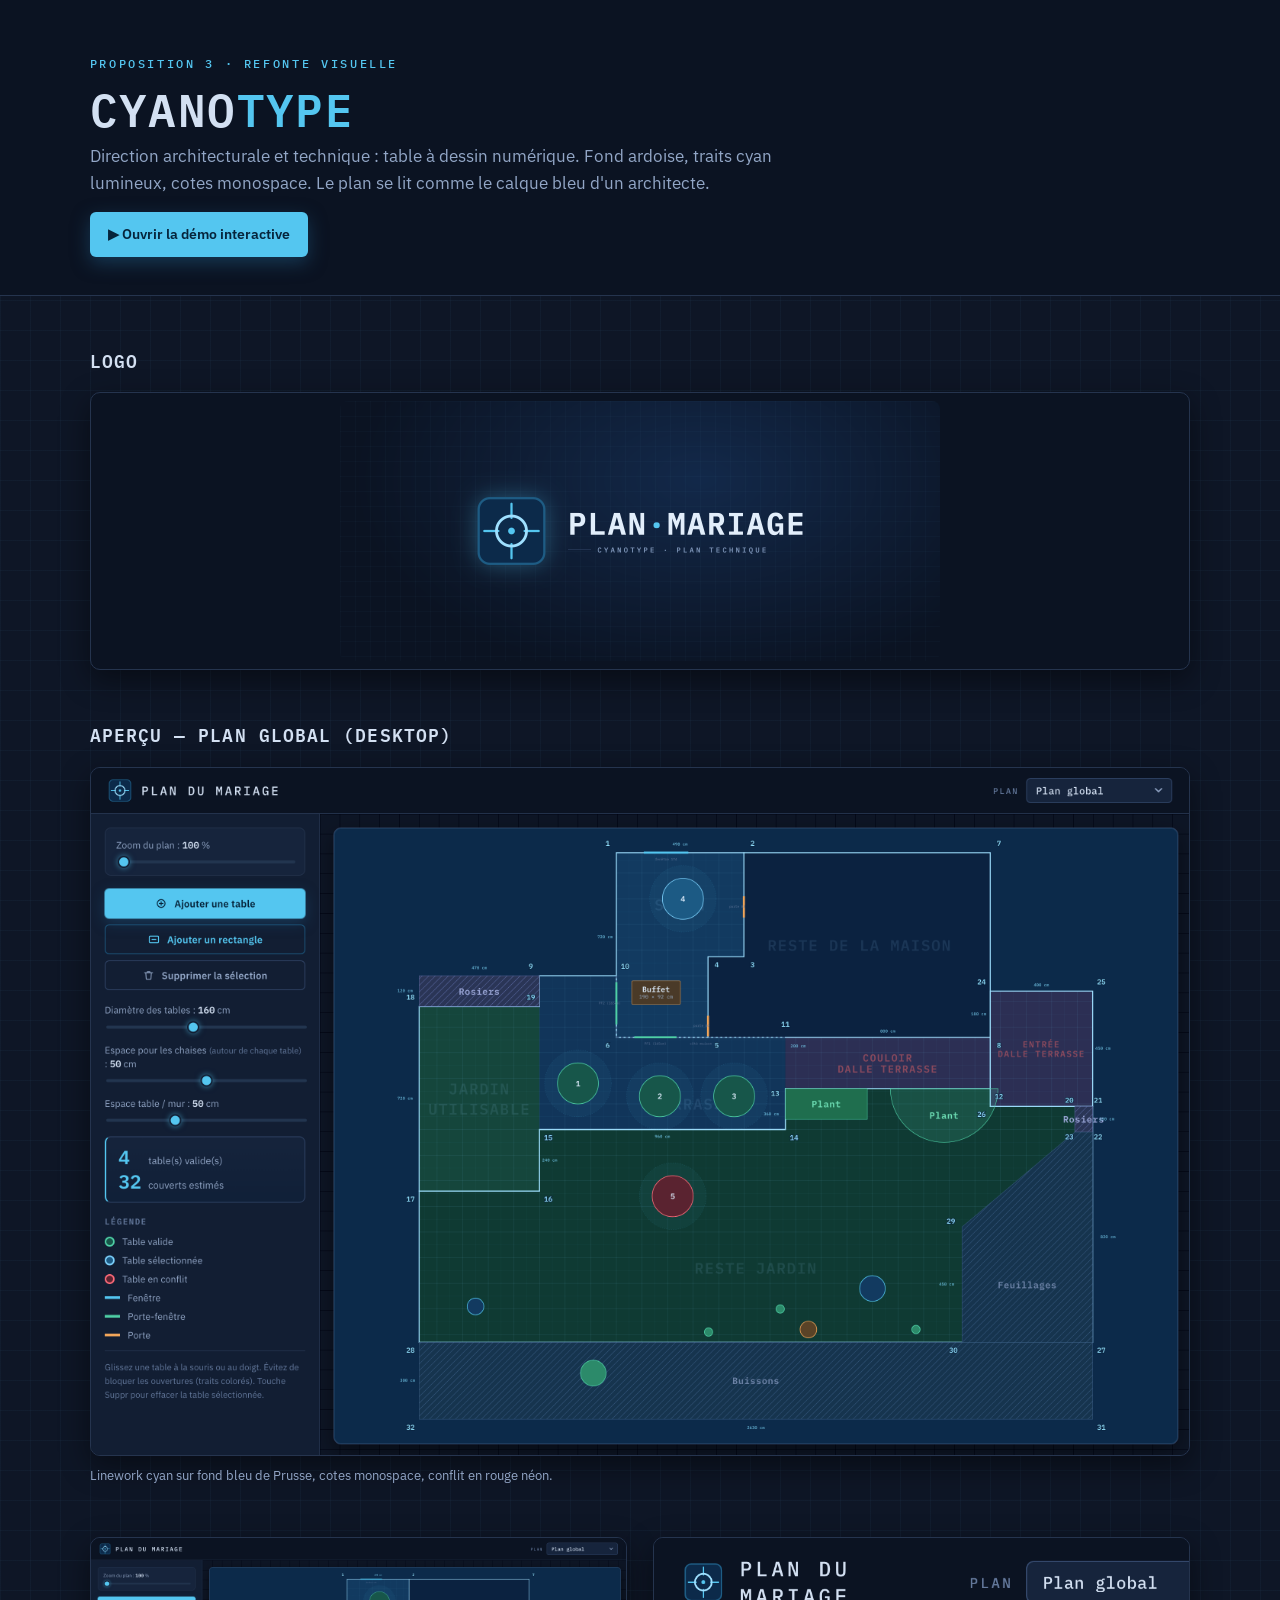
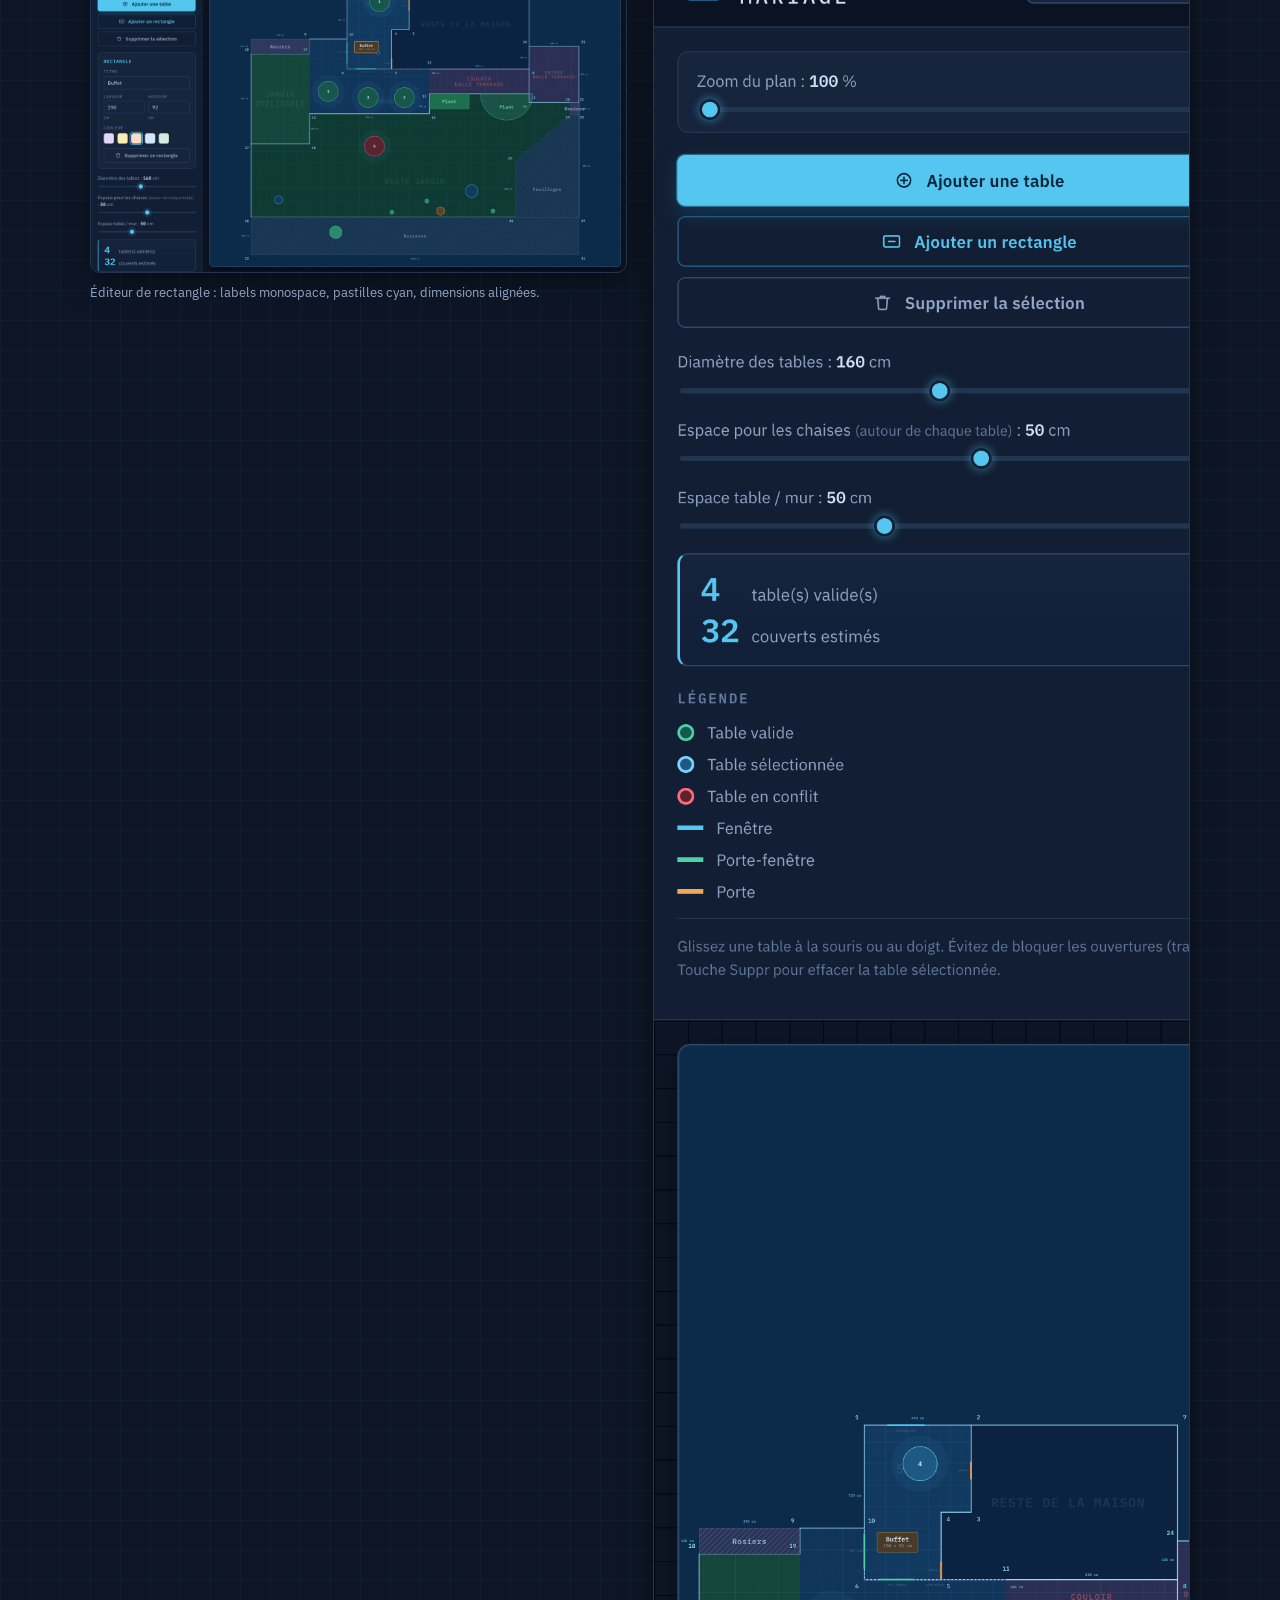
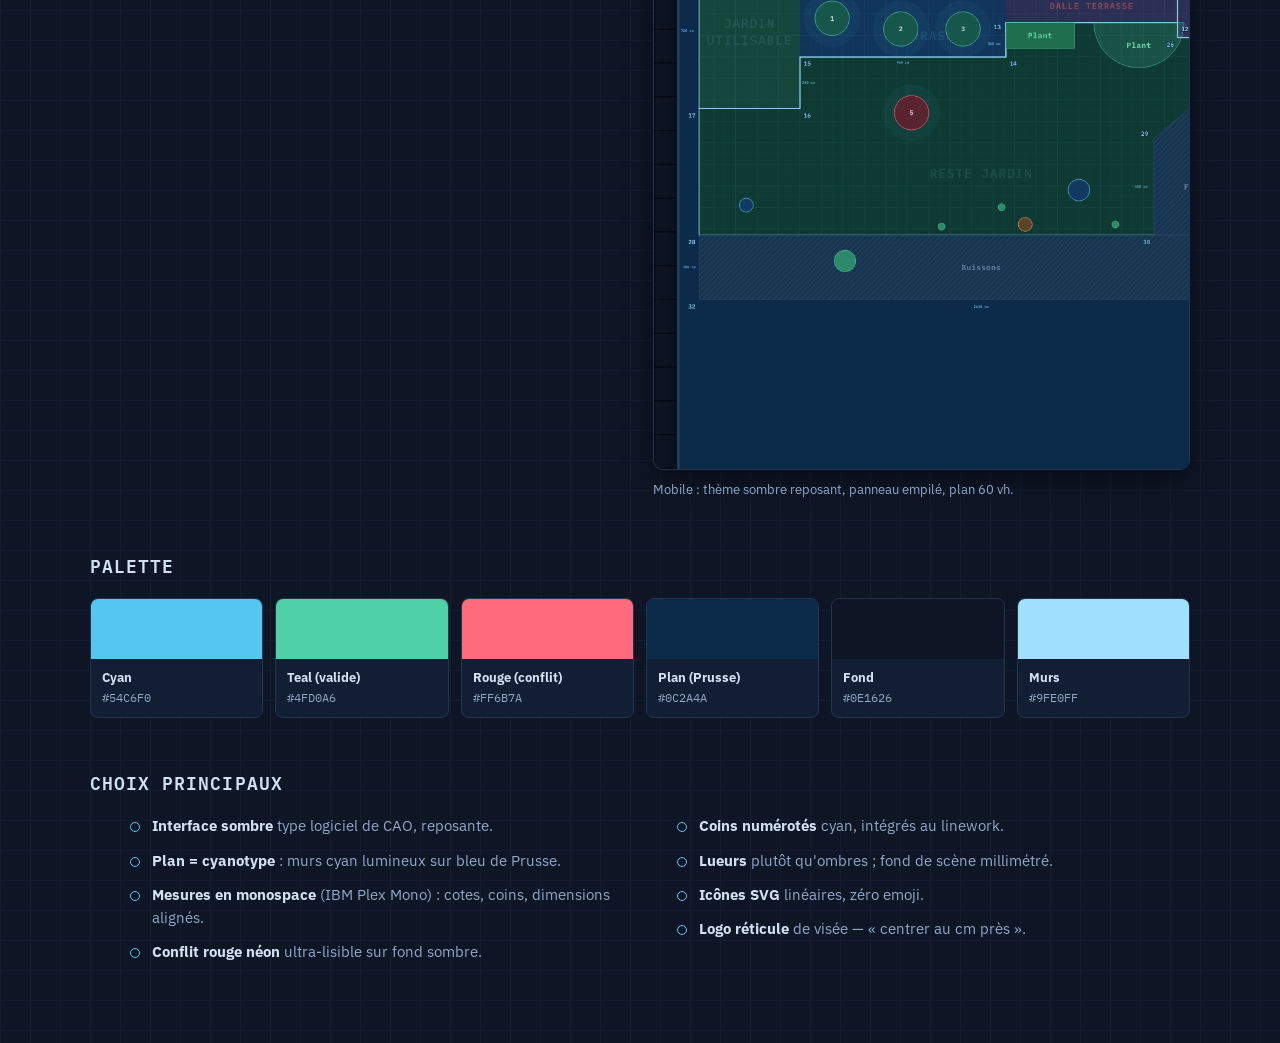
<file: Propositions-Design-ClaudeCode/Proposition 3 - Cyanotype/index.html>
<!DOCTYPE html><html lang="fr"><head><meta charset="UTF-8">
<meta name="viewport" content="width=device-width, initial-scale=1.0">
<title>Proposition 3 — Cyanotype</title>
<style>
@import url('https://fonts.googleapis.com/css2?family=IBM+Plex+Mono:wght@400;500;600&family=IBM+Plex+Sans:wght@400;500;600&display=swap');
:root{--cyan:#54C6F0;--teal:#4FD0A6;--ink:#D3E0F2;--ink2:#92A6C6;--bg:#0E1626;--line:#25344E}
*{margin:0;box-sizing:border-box}
body{font-family:"IBM Plex Sans",sans-serif;color:var(--ink);background:
  linear-gradient(rgba(120,200,240,.04) 1px,transparent 1px) 0 0/30px 30px,
  linear-gradient(90deg,rgba(120,200,240,.04) 1px,transparent 1px) 0 0/30px 30px,
  radial-gradient(900px 500px at 78% -8%,#14294a,var(--bg));line-height:1.6;padding:0 0 80px}
header{padding:54px 7vw 38px;background:#0B1322;border-bottom:1px solid var(--line)}
.kicker{font-family:"IBM Plex Mono",monospace;font-size:12px;font-weight:500;letter-spacing:.22em;text-transform:uppercase;color:var(--cyan)}
h1{font-family:"IBM Plex Mono",monospace;font-size:46px;font-weight:600;letter-spacing:.03em;line-height:1.05;margin:12px 0 10px}
h1 span{color:var(--cyan)}
.lead{font-size:16.5px;color:var(--ink2);max-width:700px}
main{padding:0 7vw}section{margin-top:50px}
h2{font-family:"IBM Plex Mono",monospace;font-size:18px;font-weight:600;letter-spacing:.06em;text-transform:uppercase;margin-bottom:18px;color:var(--ink)}
.logo-band{display:flex;justify-content:center;background:#0B1322;border:1px solid var(--line);border-radius:10px;padding:8px;box-shadow:0 10px 30px rgba(0,0,0,.45)}
.logo-band img{max-width:600px;width:100%;border-radius:8px}
figure{margin:0}figure img{width:100%;border:1px solid var(--line);border-radius:10px;box-shadow:0 10px 30px rgba(0,0,0,.45);display:block}
figcaption{font-size:13px;color:var(--ink2);margin-top:10px}
.grid2{display:grid;grid-template-columns:1fr 1fr;gap:26px}
.swatches{display:grid;grid-template-columns:repeat(auto-fill,minmax(150px,1fr));gap:12px}
.sw{border:1px solid var(--line);border-radius:8px;overflow:hidden;background:#121E33}
.sw .c{height:60px}.sw .t{padding:9px 11px;font-size:12px}
.sw .t b{display:block;font-size:13px}.sw .t span{color:var(--ink2);font-family:"IBM Plex Mono",monospace}
.choices{columns:2;column-gap:34px}
.choices li{margin:0 0 11px;break-inside:avoid;font-size:14.5px;color:var(--ink2);list-style:none;padding-left:22px;position:relative}
.choices li::before{content:"";position:absolute;left:0;top:8px;width:8px;height:8px;border:1.5px solid var(--cyan);border-radius:50%}
.choices b{color:var(--ink)}
.cta{display:inline-block;margin-top:16px;background:var(--cyan);color:#06243B;text-decoration:none;font-weight:600;font-size:14px;padding:11px 18px;border-radius:6px;box-shadow:0 6px 18px rgba(31,92,132,.5)}
@media(max-width:760px){.grid2{grid-template-columns:1fr}.choices{columns:1}h1{font-size:34px}}
</style></head>
<body>
<header>
  <div class="kicker">Proposition 3 · Refonte visuelle</div>
  <h1>CYANO<span>TYPE</span></h1>
  <p class="lead">Direction architecturale et technique : table à dessin numérique. Fond ardoise,
  traits cyan lumineux, cotes monospace. Le plan se lit comme le calque bleu d'un architecte.</p>
  <a class="cta" href="demo/index.html">▶ Ouvrir la démo interactive</a>
</header>
<main>
  <section><h2>Logo</h2><div class="logo-band"><img src="logo-PlanDuMariage.png" alt="Logo"></div></section>
  <section><h2>Aperçu — Plan global (desktop)</h2>
    <figure><img src="screenshot-desktop-global.png" alt="Desktop global">
      <figcaption>Linework cyan sur fond bleu de Prusse, cotes monospace, conflit en rouge néon.</figcaption></figure></section>
  <section><div class="grid2">
    <figure><img src="screenshot-desktop-detail.png" alt="Éditeur"><figcaption>Éditeur de rectangle : labels monospace, pastilles cyan, dimensions alignées.</figcaption></figure>
    <figure><img src="screenshot-mobile.png" alt="Mobile"><figcaption>Mobile : thème sombre reposant, panneau empilé, plan 60 vh.</figcaption></figure>
  </div></section>
  <section><h2>Palette</h2><div class="swatches">
    <div class="sw"><div class="c" style="background:#54C6F0"></div><div class="t"><b>Cyan</b><span>#54C6F0</span></div></div>
    <div class="sw"><div class="c" style="background:#4FD0A6"></div><div class="t"><b>Teal (valide)</b><span>#4FD0A6</span></div></div>
    <div class="sw"><div class="c" style="background:#FF6B7A"></div><div class="t"><b>Rouge (conflit)</b><span>#FF6B7A</span></div></div>
    <div class="sw"><div class="c" style="background:#0C2A4A"></div><div class="t"><b>Plan (Prusse)</b><span>#0C2A4A</span></div></div>
    <div class="sw"><div class="c" style="background:#0E1626"></div><div class="t"><b>Fond</b><span>#0E1626</span></div></div>
    <div class="sw"><div class="c" style="background:#9FE0FF"></div><div class="t"><b>Murs</b><span>#9FE0FF</span></div></div>
  </div></section>
  <section><h2>Choix principaux</h2><ul class="choices">
    <li><b>Interface sombre</b> type logiciel de CAO, reposante.</li>
    <li><b>Plan = cyanotype</b> : murs cyan lumineux sur bleu de Prusse.</li>
    <li><b>Mesures en monospace</b> (IBM Plex Mono) : cotes, coins, dimensions alignés.</li>
    <li><b>Conflit rouge néon</b> ultra-lisible sur fond sombre.</li>
    <li><b>Coins numérotés</b> cyan, intégrés au linework.</li>
    <li><b>Lueurs</b> plutôt qu'ombres ; fond de scène millimétré.</li>
    <li><b>Icônes SVG</b> linéaires, zéro emoji.</li>
    <li><b>Logo réticule</b> de visée — « centrer au cm près ».</li>
  </ul></section>
</main>
</body></html>
</file>
<file: web-app-plan-du-mariage/style.css>
@import url('https://fonts.googleapis.com/css2?family=Cormorant+Garamond:wght@500;600;700&family=Inter:wght@400;500;600;700&display=swap');

/* =========================================================================
   PLAN DU MARIAGE — Direction « ATELIER FLORAL »
   Éditorial · mariage premium · lin, eucalyptus & lumière de bougie.
   La logique du plan (mesures, positions, validité) est inchangée : seul
   l'habillage évolue. Maquettes & doc : ./conception-design/
   ========================================================================= */

:root{
  /* — Neutres chauds — */
  --ivoire:      #F6F2EA;   /* fond de l'application */
  --ivoire-2:    #FBF8F2;   /* fond du panneau */
  --papier:      #FFFFFF;   /* cartes & plan */
  --ligne:       #E8E0D2;   /* filets / bordures */
  --ligne-or:    #DCC9A0;   /* filet doré (accent fin) */

  /* — Encres — */
  --encre:       #2C2823;
  --encre-2:     #6F665A;
  --encre-3:     #9A8F7E;

  /* — Accents — */
  --olivier:       #5C6B57;
  --olivier-fonce: #47543F;
  --olivier-clair: #E7ECDF;
  --terracotta:    #BC6C4F;
  --rose-poudre:   #C6868F;
  --or:            #B8923C;

  /* — Plan — */
  --mur:          #2C2823;
  --salon:        #FFFDF9;
  --jardin:       #E6EBDD;
  --reste-jardin: #C9D6B9;
  --terrasse:     #F0ECE4;
  --dalle:        #ECD7CF;   /* couloir / entrée (rose poudré) */
  --dalle-bord:   #C49A8F;
  --grille:       rgba(92,84,70,.12);
  --grille-fort:  rgba(92,84,70,.20);

  /* États de table */
  --tbl-valide:#BAD0A8; --tbl-valide-bord:#5C6B57;
  --tbl-select:#E8CB8E; --tbl-select-bord:#B8923C;
  --tbl-invalide:#E2A998; --tbl-invalide-bord:#B0573F;

  /* Ouvertures */
  --c-fenetre:#5B7790; --c-pf:#5C6B57; --c-porte:#BC6C4F; --c-maison:#B8AE9C;

  /* Numéros de coin / cotes / étiquettes */
  --coin:#8A7F6C; --cote:#A1957F; --etiquette:rgba(58,50,38,.11);

  /* Hachures (référence — valeurs appliquées dans app.js > render) */
  --hatch-rose-bg:#EFE0DA; --hatch-rose-line:#C49A8F;
  --hatch-leaf-bg:#E5E7DD; --hatch-leaf-line:#9AA38C;

  /* Couleurs des rectangles libres (référence — voir COULEURS_RECT, app.js) */
  --rect-1-fill:#E7E0D2; --rect-1-bord:#C2B189;
  --rect-2-fill:#D9E0CC; --rect-2-bord:#8AA277;
  --rect-3-fill:#ECD7CF; --rect-3-bord:#C49A8F;
  --rect-4-fill:#DCE6E6; --rect-4-bord:#8FAAAC;
  --rect-5-fill:#F1E3C5; --rect-5-bord:#C9A24B;

  /* Échelle */
  --r-sm:8px; --r-md:12px; --r-lg:16px;
  --sh-1:0 1px 2px rgba(60,50,40,.05);
  --sh-2:0 8px 26px rgba(70,58,42,.08);
}

*{ box-sizing:border-box; }
html,body{ height:100%; margin:0; }

body{
  display:flex; flex-direction:column;
  font-family:"Inter", system-ui, sans-serif;
  color:var(--encre);
  background:
    radial-gradient(1200px 600px at 80% -10%, #FCF8F0 0%, transparent 60%),
    var(--ivoire);
  overflow:hidden;
  -webkit-font-smoothing:antialiased;
}

/* ------------------------------ En-tête ------------------------------- */
.entete{
  display:flex; align-items:center; justify-content:space-between;
  padding:16px 26px;
  background:var(--papier);
  border-bottom:1px solid var(--ligne);
  box-shadow:0 1px 0 0 var(--ligne-or), 0 3px 14px rgba(70,58,42,.05);
}
.entete__brand{ display:flex; align-items:center; gap:13px; }
.marque{
  width:34px; height:34px; flex-shrink:0;
  display:inline-flex; align-items:center; justify-content:center;
}
.marque svg{ width:100%; height:100%; display:block; }
.entete h1{
  margin:0;
  font-family:"Cormorant Garamond", Georgia, serif;
  font-size:27px; font-weight:600; letter-spacing:.4px; line-height:1;
  color:var(--encre);
}
.entete__plan{ display:flex; align-items:center; gap:10px; }
.entete__plan label{
  font-size:11px; font-weight:600; letter-spacing:.13em; text-transform:uppercase;
  color:var(--encre-3);
}

/* --------------------- Champs de formulaire (commun) ------------------ */
select, input[type=text], input[type=number]{
  font-family:inherit; color:var(--encre);
  background:var(--papier);
  border:1px solid var(--ligne);
  border-radius:var(--r-sm);
  transition:border-color .15s, box-shadow .15s;
}
select:focus, input[type=text]:focus, input[type=number]:focus{
  outline:none; border-color:var(--olivier);
  box-shadow:0 0 0 3px rgba(92,107,87,.16);
}
.entete__plan select{
  appearance:none; -webkit-appearance:none;
  padding:9px 34px 9px 13px; font-size:14px; font-weight:500; cursor:pointer;
  background-image:url("data:image/svg+xml,%3Csvg xmlns='http://www.w3.org/2000/svg' width='10' height='7' viewBox='0 0 10 7'%3E%3Cpath d='M1 1l4 4 4-4' fill='none' stroke='%236F665A' stroke-width='1.6' stroke-linecap='round' stroke-linejoin='round'/%3E%3C/svg%3E");
  background-repeat:no-repeat; background-position:right 13px center;
  min-width:182px;
}
.entete__plan select:hover{ border-color:var(--ligne-or); }

/* ----------------------- Disposition générale ------------------------- */
.appli{ flex:1; display:flex; min-height:0; }

.panneau{
  width:300px; flex-shrink:0; padding:20px;
  overflow-y:auto;
  background:var(--ivoire-2);
  border-right:1px solid var(--ligne);
  display:flex; flex-direction:column; gap:18px;
}

/* -------------------------------- Boutons ----------------------------- */
.bloc-actions{ display:flex; flex-direction:column; gap:9px; }
.btn{
  display:inline-flex; align-items:center; justify-content:center; gap:9px;
  padding:11px 15px; border:1px solid transparent; border-radius:var(--r-sm);
  font-family:inherit; font-size:13.5px; font-weight:600; letter-spacing:.01em;
  cursor:pointer; transition:background .16s, border-color .16s, box-shadow .16s, transform .05s;
}
.btn svg{ flex-shrink:0; }
.btn:active{ transform:translateY(.5px); }
.btn--principal{ background:var(--olivier); color:#FBFBF7; box-shadow:var(--sh-1); }
.btn--principal:hover{ background:var(--olivier-fonce); }
.btn--rect{ background:transparent; color:var(--olivier); border-color:var(--olivier); }
.btn--rect:hover{ background:var(--olivier-clair); }
.btn--secondaire{ background:transparent; color:var(--encre-2); border-color:var(--ligne); }
.btn--secondaire:hover{ background:#F1EBDF; border-color:#E0D6C4; }
.btn:disabled{ opacity:.4; cursor:not-allowed; }

/* ------------------- Éditeur de forme (flottant) ---------------------- */
/* Affiché EN OVERLAY en haut à droite du plan quand une forme est sélectionnée. */
.editeur-flottant[hidden]{ display:none !important; }
.editeur-flottant{
  position:absolute; top:30px; right:30px; z-index:10; width:250px;
  background:var(--papier); border:1px solid var(--ligne); border-top:3px solid var(--ligne-or);
  border-radius:var(--r-md); padding:16px 17px 17px;
  display:flex; flex-direction:column; gap:12px;
  box-shadow:var(--sh-2);
}
.editeur-flottant h2{
  font-family:"Cormorant Garamond", serif; font-size:18px; font-weight:600;
  margin:0; color:var(--encre); letter-spacing:.3px;
}
.champ{ display:flex; flex-direction:column; gap:6px; font-size:11px; font-weight:600;
  letter-spacing:.1em; text-transform:uppercase; color:var(--encre-3); }
.champ input[type=text]{ padding:9px 11px; font-size:14px; font-weight:400; letter-spacing:0; text-transform:none; }
.champ-dims{ display:flex; gap:11px; }
.champ-dims label{ flex:1; display:flex; flex-direction:column; gap:5px;
  font-size:11px; font-weight:600; letter-spacing:.08em; text-transform:uppercase; color:var(--encre-3); }
.champ-dims input{ width:100%; padding:8px 10px; font-size:14px; }
/* « Remettre droit » (éditeur, desktop) : posé dans la grille .fe-mesures. */
.btn-mini{ flex:none; padding:8px 11px; font-size:11px; font-weight:600;
  letter-spacing:.04em; color:var(--olivier); background:transparent;
  border:1px solid var(--olivier); border-radius:var(--r-sm); cursor:pointer;
  white-space:nowrap; transition:background .14s; }
.btn-mini:hover{ background:var(--olivier-clair); }
.couleurs{ display:flex; flex-wrap:wrap; gap:8px; margin-top:3px; }
.pastille-couleur{
  width:26px; height:26px; border-radius:50%; flex-shrink:0;
  border:2px solid rgba(60,50,40,.18); padding:0; cursor:pointer;
  transition:transform .12s, box-shadow .12s;
}
.pastille-couleur:hover{ transform:scale(1.12); }
.pastille-couleur.active{ box-shadow:0 0 0 2px var(--papier), 0 0 0 4px var(--olivier); }

/* ---- Éditeur de forme : onglets & panneaux (transparents sur DESKTOP) -----
   Sur desktop, onglets/bouton « Enregistrer » masqués et panneaux en
   display:contents → les champs s'empilent EXACTEMENT comme avant (layout
   inchangé). Le mobile (media query) réactive onglets + balayage. */
.fe-onglets{ display:none; }
.fe-panels{ display:contents; }
.fe-panel{ display:contents; }
.fe-enregistrer{ display:none; }

/* Dimensions + rotation regroupées. Desktop : Largeur/Hauteur sur une ligne,
   Rotation + « Remettre droit » sur la suivante (grille 2 colonnes). */
.fe-mesures{ display:grid; grid-template-columns:1fr 1fr; gap:12px 11px; align-items:end; }
.fe-mesure{ display:flex; flex-direction:column; gap:5px;
  font-size:11px; font-weight:600; letter-spacing:.08em; text-transform:uppercase; color:var(--encre-3); }
.fe-mesure input{ width:100%; padding:8px 10px; font-size:14px; }
.fe-mesures #fe-angle-reset{ justify-self:start; align-self:end; }

/* ---- Menu d'actions tactile + overlays de mode (mobile) ------------------
   Déclarés globalement mais inactifs tant qu'on n'est pas en situation mobile :
   le menu est masqué/affiché en JS (garde estMobile), le bouton « Valider » et
   la bannière par les classes body.mode-* (jamais posées sur desktop). */
.forme-actions[hidden]{ display:none !important; }
.forme-actions{ position:fixed; z-index:66; display:flex; gap:4px; padding:5px;
  background:var(--papier); border:1px solid var(--ligne); border-radius:var(--r-md); box-shadow:var(--sh-2); }
.fa-btn{ display:flex; flex-direction:column; align-items:center; gap:3px; min-width:62px;
  padding:8px 9px; border:none; background:transparent; color:var(--encre-2);
  font-family:inherit; font-size:11px; font-weight:600; border-radius:var(--r-sm); cursor:pointer;
  transition:background .14s, color .14s; }
.fa-btn svg{ color:var(--olivier); }
.fa-btn:active{ background:var(--olivier-clair); color:var(--olivier-fonce); }

.mode-banniere[hidden]{ display:none; }
.mode-banniere{ position:fixed; top:calc(env(safe-area-inset-top,0px) + 66px); left:50%;
  transform:translateX(-50%); z-index:45; display:flex; align-items:center; gap:7px;
  max-width:calc(100vw - 32px); padding:8px 15px; border-radius:999px;
  font-family:inherit; font-size:12.5px; font-weight:600; color:#FBFBF7;
  box-shadow:var(--sh-2); pointer-events:none; }
.mode-banniere__ico{ flex-shrink:0; }
body.mode-deplacer .mode-banniere{ background:var(--olivier); }
body.mode-tourner  .mode-banniere{ background:var(--terracotta); }

.btn-valider{ position:fixed; right:16px; bottom:calc(env(safe-area-inset-bottom,0px) + 16px);
  z-index:45; display:none; align-items:center; gap:8px; padding:13px 22px;
  border:none; border-radius:999px; background:var(--olivier); color:#FBFBF7;
  font-family:inherit; font-size:14.5px; font-weight:700; letter-spacing:.01em;
  box-shadow:0 6px 20px rgba(70,58,42,.28); cursor:pointer; }
.btn-valider svg{ flex-shrink:0; }
.btn-valider:active{ transform:translateY(.5px); }
body.mode-deplacer .btn-valider,
body.mode-tourner  .btn-valider{ display:inline-flex; }
body.mode-tourner  .btn-valider{ background:var(--terracotta); }

/* ------------------------------ Réglages ------------------------------ */
.reglage{ display:flex; flex-direction:column; gap:9px; }
.reglage label{ font-size:13px; color:var(--encre-2); line-height:1.45; }
.reglage strong{ color:var(--encre); font-weight:700; }
.reglage__hint{ font-size:11px; color:var(--encre-3); }
.reglage--zoom{
  background:var(--papier); border:1px solid var(--ligne);
  border-radius:var(--r-md); padding:13px 15px; box-shadow:var(--sh-1);
}

input[type=range]{
  -webkit-appearance:none; appearance:none; width:100%; height:4px;
  border-radius:99px; background:#E4DBCB; cursor:pointer;
}
input[type=range]::-webkit-slider-thumb{
  -webkit-appearance:none; width:17px; height:17px; border-radius:50%;
  background:var(--olivier); border:2.5px solid var(--papier);
  box-shadow:0 1px 3px rgba(60,50,40,.28);
}
input[type=range]::-moz-range-thumb{
  width:17px; height:17px; border-radius:50%;
  background:var(--olivier); border:2.5px solid var(--papier);
  box-shadow:0 1px 3px rgba(60,50,40,.28);
}

/* ------------------------------ Compteur ------------------------------ */
.compteur{
  background:linear-gradient(180deg,#FFFFFF,#FBF7EF);
  border:1px solid var(--ligne); border-top:2px solid var(--ligne-or);
  border-radius:var(--r-md); padding:15px 17px;
  display:flex; flex-direction:column; gap:7px; box-shadow:var(--sh-1);
}
.compteur__ligne{ font-size:13.5px; color:var(--encre-2); display:flex; align-items:baseline; }
.compteur__chiffre{
  font-family:"Cormorant Garamond", serif;
  font-size:30px; font-weight:700; line-height:1; color:var(--olivier);
  margin-right:8px; min-width:34px;
}

/* ------------------------------ Légende ------------------------------- */
.legende h2{
  font-size:11px; font-weight:700; letter-spacing:.14em; text-transform:uppercase;
  margin:0 0 11px; color:var(--encre-3);
}
.legende ul{ list-style:none; margin:0; padding:0; display:flex; flex-direction:column; gap:8px; }
.legende li{ display:flex; align-items:center; gap:10px; font-size:13px; color:var(--encre-2); }
.pastille{ width:14px; height:14px; border-radius:50%; flex-shrink:0; }
.pastille--valide{   background:var(--tbl-valide);   border:2px solid var(--tbl-valide-bord); }
.pastille--select{   background:var(--tbl-select);   border:2px solid var(--tbl-select-bord); }
.pastille--invalide{ background:var(--tbl-invalide); border:2px solid var(--tbl-invalide-bord); }
.trait{ width:20px; height:0; border-top-width:4px; border-top-style:solid; border-radius:2px; flex-shrink:0; }
.trait--fenetre{ border-top-color:var(--c-fenetre); }
.trait--pf{      border-top-color:var(--c-pf); }
.trait--porte{   border-top-color:var(--c-porte); }
.aide{ margin-top:13px; font-size:12px; line-height:1.6; color:var(--encre-3);
  padding-top:13px; border-top:1px solid var(--ligne); }

/* -------------------------------- Scène ------------------------------- */
/* touch-action:none → le plan capte lui-même les gestes tactiles (glisser,
   pan, pinch) ; le scroll/zoom natif du navigateur ne s'en mêle pas. Le pan
   et le pinch sont gérés en JS (appliquerZoom + scrollLeft/Top). N'affecte
   que le tactile : sur desktop la molette/trackpad continue de fonctionner. */
.scene{ flex:1; min-width:0; min-height:0; padding:20px; position:relative; overflow:hidden; touch-action:none; }

/* Chrome propre au mobile : masqué par défaut (affiché dans la media query). */
.barre-mobile{ display:none; }
.sheet-tete{ display:none; }
.sheet-backdrop{ display:none; }
.sheet-backdrop[hidden]{ display:none; }
#plan{
  display:block; background:var(--salon);
  border:1px solid var(--ligne); border-radius:var(--r-lg);
  box-shadow:0 1px 0 rgba(255,255,255,.7) inset, var(--sh-2);
  touch-action:none;
}

/* --------------------- Styles des éléments SVG ------------------------ */
.grille{ stroke:var(--grille); stroke-width:1; pointer-events:none; }
.grille--fort{ stroke:var(--grille-fort); stroke-width:1.4; }

.piece-fond{ fill:var(--salon); }
.fond--salon{ fill:var(--salon); }
.fond--jardin{ fill:var(--jardin); }
.fond--reste-jardin{ fill:var(--reste-jardin); }
.fond--terrasse{ fill:var(--terrasse); }
.fond--couloir{ fill:var(--dalle); }
.fond--entree{ fill:var(--dalle); }
.fond--maison-reste{ fill:#FFFFFF; }
.piece-contour{ fill:none; stroke:var(--mur); stroke-width:5; stroke-linejoin:miter; pointer-events:none; }
/* Traits d'épaisseur sur mesure (plan global) : moyen = contours internes
   (Reste Jardin) ; épais = murs réels + périmètre extérieur. */
.trait-plan{ fill:none; stroke:var(--mur); stroke-linejoin:miter; stroke-linecap:square; pointer-events:none; }
.trait-plan--moyen{ stroke-width:3; }
.trait-plan--epais{ stroke-width:5; }
.mur{ fill:none; stroke:var(--mur); stroke-width:5; stroke-linejoin:miter; stroke-linecap:square; pointer-events:none; }

.zone--rose{ fill:url(#hachures-rose); stroke:var(--dalle-bord); stroke-width:2; }
.zone--feuillage{ fill:url(#hachures-feuillage); stroke:#9AA38C; stroke-width:2; }
.zone--buissons{ fill:url(#hachures-feuillage); stroke:#9AA38C; stroke-width:2; }
.zone--plant{ fill:#A9C28C; stroke:#5C6B57; stroke-width:2; }
.zone-label{ font-size:38px; font-weight:600; font-family:"Inter",sans-serif;
  pointer-events:none; user-select:none; }
.zone-label--rose{      fill:#A9737E; }
.zone-label--feuillage{ fill:#74786C; }
.zone-label--buissons{  fill:#74786C; }
.zone-label--plant{     fill:#41502F; }

.arbre{ stroke-width:3; }
.arbre--cerisier{ fill:#F3E6E2; stroke:#5C6B57; }
.arbre--vert{ fill:#6F8A57; stroke:#47543F; }
.arbre--orange{ fill:#E7CDA8; stroke:#BC6C4F; }
.arbre-emoji{ pointer-events:none; user-select:none; }

/* Arbres-images (illustrations PNG posées en décor). La vignette est en
   pointer-events:none (cf. app.js) ; .arbre-img-hit est la pastille circulaire
   transparente qui capte le clic/glisser. .arbre-img-select = anneau de sélection. */
.arbre-img{ user-select:none; }
.arbre-img-hit{ fill:transparent; cursor:grab; }
.arbre-img-select{ fill:none; stroke:var(--olivier); stroke-width:2.5;
  stroke-dasharray:7 6; pointer-events:none; }

.point{ stroke-width:2.5; pointer-events:none; }
.point--bleu{ fill:#5B7790; stroke:#3F586B; }
.point-halo{ pointer-events:none; }
.point-halo--bleu{ fill:rgba(91,119,144,.09); stroke:rgba(91,119,144,.30); stroke-width:1.5; }
.point-halo--plant{ fill:#A9C28C; stroke:#5C6B57; stroke-width:2; }  /* opaque, = bloc Plant (.zone--plant) */

.cote{ fill:var(--cote); font-size:17px; font-weight:500; font-family:"Inter",sans-serif;
  pointer-events:none; user-select:none; }

.etiquette{
  fill:var(--etiquette);
  font-family:"Cormorant Garamond", Georgia, serif;
  font-size:74px; font-weight:600; letter-spacing:2px;
  pointer-events:none; user-select:none;
}

.coin{
  fill:var(--coin); font-size:31px; font-weight:700; font-family:"Inter",sans-serif;
  paint-order:stroke; stroke:#FBF8F2; stroke-width:3.5;
  pointer-events:none; user-select:none;
}

.ouverture{ stroke-width:8; pointer-events:none; stroke-linecap:round; }
.ouverture--fenetre{ stroke:var(--c-fenetre); }
.ouverture--porte-fenetre{ stroke:var(--c-pf); }
.ouverture--porte{ stroke:var(--c-porte); }
.ouverture--maison{ stroke:var(--c-maison); stroke-width:5; stroke-dasharray:10 8; stroke-linecap:butt; }
.ouverture-label{ fill:var(--encre-3); font-size:13px; font-family:"Inter",sans-serif;
  pointer-events:none; user-select:none; }

.degagement{ fill:rgba(92,107,87,.05); stroke:#BFCBB2; stroke-width:1; stroke-dasharray:4 5; pointer-events:none; }

.table{ stroke-width:2.5; cursor:grab; transition:filter .12s; }
.table--valide{   fill:var(--tbl-valide);   stroke:var(--tbl-valide-bord); }
.table--select{   fill:var(--tbl-select);   stroke:var(--tbl-select-bord); }
.table--invalide{ fill:var(--tbl-invalide); stroke:var(--tbl-invalide-bord); }
.table-num{ fill:#33302A; font-size:30px; font-weight:700; font-family:"Inter",sans-serif;
  pointer-events:none; user-select:none; }

/* Formes libres (rectangle / triangle / cercle) : déplaçables + redimensionnables. */
.forme{ stroke-width:2.5; cursor:grab; }
.forme--select{ stroke-width:4.5; }
.forme-titre{ fill:#332F28; font-size:30px; font-weight:700; font-family:"Inter",sans-serif;
  pointer-events:none; user-select:none; }
.forme-dim{ fill:#6F665A; font-size:20px; font-family:"Inter",sans-serif;
  pointer-events:none; user-select:none; }
/* Poignée de redimensionnement (formes ET arbres-images). */
.poignee{ fill:#FFFFFF; stroke:var(--olivier); stroke-width:3; cursor:nwse-resize; }

/* Poignée de ROTATION (formes & arbres) : disque PLEIN posé au-dessus de l'objet,
   relié par un trait pointillé. Distincte de la poignée de redimensionnement
   (creuse, en coin) pour qu'on ne les confonde pas. */
.poignee-lien{ stroke:var(--olivier); stroke-width:2; stroke-dasharray:3 4;
  opacity:.65; pointer-events:none; }
.poignee-rotation-g{ cursor:grab; }
.poignee-rotation-g:active{ cursor:grabbing; }
.poignee-rotation{ fill:var(--olivier); stroke:#FFFFFF; stroke-width:2.5; }
.poignee-rotation-fleche{ fill:none; stroke:#FFFFFF; stroke-width:2;
  stroke-linecap:round; pointer-events:none; }

/* ----------------------- Carte "Tables" (panneau) --------------------- */
.carte-tables{
  background:var(--papier); border:1px solid var(--ligne);
  border-radius:var(--r-md); padding:15px 16px;
  display:flex; flex-direction:column; gap:14px; box-shadow:var(--sh-1);
}
.carte-tables .btn--principal{ width:100%; }

/* ------------------------------- Modales ------------------------------ */
.modal[hidden]{ display:none !important; }
.modal{
  position:fixed; inset:0; z-index:70;   /* au-dessus des feuilles mobiles (panneau 60, éditeur 65) */
  display:flex; align-items:center; justify-content:center; padding:24px;
}
.modal__overlay{ position:absolute; inset:0; background:rgba(44,40,35,.45); backdrop-filter:blur(2px); }
.modal__dialog{
  position:relative; z-index:1;
  width:430px; max-width:100%; max-height:88vh; overflow:hidden;
  background:var(--papier); border:1px solid var(--ligne); border-top:3px solid var(--ligne-or);
  border-radius:var(--r-lg); padding:24px 26px;
  display:flex; flex-direction:column; gap:15px; box-shadow:var(--sh-2);
}
.modal__dialog--large{ width:700px; }
/* Corps DÉFILANT : seul le contenu scrolle, l'en-tête et les boutons restent fixes
   (sinon « Annuler / Ajouter » passent par-dessus la grille). */
.modal__body{
  flex:1; min-height:0; overflow-y:auto;
  display:flex; flex-direction:column; gap:15px;
  padding:2px 4px; margin:0 -4px;
}
.modal__dialog h2{
  font-family:"Cormorant Garamond", serif; font-size:23px; font-weight:600;
  margin:0; color:var(--encre); letter-spacing:.3px;
}
.modal__hint{ font-size:12.5px; color:var(--encre-3); margin:-9px 0 0; line-height:1.5; }
.modal__close{
  position:absolute; top:12px; right:12px; width:32px; height:32px;
  display:inline-flex; align-items:center; justify-content:center;
  border:none; background:transparent; color:var(--encre-2);
  border-radius:50%; cursor:pointer; transition:background .14s, color .14s;
}
.modal__close:hover{ background:var(--ivoire); color:var(--encre); }
.modal__actions{ display:flex; justify-content:flex-end; gap:10px;
  padding-top:15px; border-top:1px solid var(--ligne); }
.modal__actions .btn{ min-width:118px; }

/* Grille des 40 arbres (modale arbre) */
.arbre-grille{ display:grid; grid-template-columns:repeat(8, 1fr); gap:8px; }
.arbre-vignette{
  aspect-ratio:1; padding:5px; border:1px solid var(--ligne); border-radius:var(--r-sm);
  background:var(--ivoire-2); cursor:pointer;
  transition:border-color .12s, box-shadow .12s, transform .08s, background .12s;
}
.arbre-vignette img{ width:100%; height:100%; object-fit:contain; display:block; pointer-events:none; }
.arbre-vignette:hover{ border-color:var(--olivier); transform:translateY(-1px); }
.arbre-vignette.active{ border-color:var(--olivier); box-shadow:0 0 0 2px var(--olivier); background:var(--olivier-clair); }

/* Sélecteur de type de forme (modale forme) */
.formes-types{ display:flex; gap:8px; }
.forme-type{
  flex:1; display:flex; flex-direction:column; align-items:center; gap:6px;
  padding:12px 6px; border:1px solid var(--ligne); border-radius:var(--r-sm);
  background:var(--papier); cursor:pointer; color:var(--encre-2);
  font-family:inherit; font-size:12px; font-weight:600;
  transition:border-color .12s, background .12s, color .12s, box-shadow .12s;
}
.forme-type:hover{ border-color:var(--olivier); }
.forme-type.active{ border-color:var(--olivier); background:var(--olivier-clair);
  color:var(--encre); box-shadow:0 0 0 1px var(--olivier) inset; }

/* ========================== Petit écran (mobile) =======================
   App-shell plein écran : header en haut, PLAN juste en dessous (occupe tout
   l'espace), barre d'outils en bas. Plus de scroll de page. Le panneau de
   réglages et l'éditeur de forme deviennent des feuilles coulissantes (bottom
   sheets) à l'échelle de l'ÉCRAN (et non dans le cadre du plan). Le zoom se
   fait au doigt (pinch) : le curseur de zoom est retiré. */
@media (max-width:760px){
  html,body{ height:100%; }
  body{ overflow:hidden; }

  .appli{ flex-direction:column; min-height:0; }

  /* Le plan passe JUSTE SOUS le header et remplit l'espace disponible.
     (flex:1 + min-height:0 → hauteur déduite du viewport, pas du SVG : pas de
     boucle avec appliquerZoom, qui mesure .scene.) */
  .scene{ flex:1; height:auto; min-height:0; padding:10px; }

  /* En-tête compact. */
  .entete{ padding:11px 15px; }
  .entete h1{ font-size:20px; }
  .entete__plan label{ display:none; }            /* on gagne de la place */
  .entete__plan select{ min-width:140px; padding:8px 30px 8px 12px; }

  /* ----------------------- Barre d'outils du bas ---------------------- */
  .barre-mobile{
    display:flex; flex:none;
    justify-content:space-around; align-items:stretch; gap:2px;
    padding:5px 6px calc(5px + env(safe-area-inset-bottom));
    background:var(--papier); border-top:1px solid var(--ligne);
    box-shadow:0 -2px 14px rgba(70,58,42,.08); z-index:30;
  }
  .barre-btn{
    flex:1; display:flex; flex-direction:column; align-items:center; gap:3px;
    padding:7px 2px; border:none; background:transparent; cursor:pointer;
    color:var(--encre-2); font-family:inherit; font-size:10.5px; font-weight:600;
    border-radius:var(--r-sm); transition:background .14s, color .14s;
  }
  .barre-btn:active{ background:var(--ivoire); }
  .barre-btn:disabled{ opacity:.36; }
  #btn-m-table{ color:var(--olivier); }           /* action première, mise en avant */

  /* ------------- Panneau = feuille coulissante (bottom sheet) --------- */
  .panneau{
    position:fixed; left:0; right:0; bottom:0; top:auto; z-index:60;
    width:100%; max-height:82vh; overflow-y:auto;
    border:none; border-top:1px solid var(--ligne); border-radius:18px 18px 0 0;
    box-shadow:0 -10px 40px rgba(60,50,40,.22);
    padding:0 18px calc(20px + env(safe-area-inset-bottom));
    gap:16px;
    transform:translateY(110%); transition:transform .28s ease;
    overscroll-behavior:contain;
  }
  body.reglages-ouverts .panneau{ transform:translateY(0); }

  .sheet-tete{
    display:flex; align-items:center; justify-content:space-between;
    position:sticky; top:0; z-index:1; margin:0 -18px 2px; padding:11px 16px 9px;
    background:var(--ivoire-2); border-bottom:1px solid var(--ligne);
  }
  .sheet-titre{ font-family:"Cormorant Garamond", serif; font-size:20px;
    font-weight:600; color:var(--encre); letter-spacing:.3px; }
  .sheet-close{
    width:34px; height:34px; display:inline-flex; align-items:center; justify-content:center;
    border:none; background:transparent; color:var(--encre-2); border-radius:50%; cursor:pointer;
  }
  .sheet-close:active{ background:var(--ivoire); }

  /* Zoom retiré sur mobile (on zoome au doigt). */
  .reglage--zoom{ display:none; }

  /* Backdrop derrière la feuille « Réglages ». */
  .sheet-backdrop{ display:block; position:fixed; inset:0; z-index:55;
    background:rgba(44,40,35,.42); }

  /* --------- Éditeur de forme = feuille en bas de l'ÉCRAN (hors plan) -----
     Avant : en absolute dans .scene (coin haut-droit) → partie basse coupée,
     inutilisable. Désormais : feuille fixée au bas du viewport, défilante. */
  .editeur-flottant{
    position:fixed; left:0; right:0; bottom:0; top:auto; width:auto;
    max-height:80vh; overflow-y:auto; z-index:65;
    border-radius:18px 18px 0 0; border:none; border-top:3px solid var(--ligne-or);
    padding:16px 18px calc(18px + env(safe-area-inset-bottom));
    box-shadow:0 -10px 40px rgba(60,50,40,.22);
    overscroll-behavior:contain;
  }

  /* --------- Modales (forme / arbre) = feuilles plein écran en bas ------- */
  .modal{ align-items:flex-end; padding:0; }
  .modal__dialog, .modal__dialog--large{
    width:100%; max-width:100%; max-height:92vh;
    border-radius:18px 18px 0 0;
    padding:20px 18px calc(18px + env(safe-area-inset-bottom));
  }
  .modal__actions .btn{ min-width:0; flex:1; }
  .arbre-grille{ grid-template-columns:repeat(4, 1fr); }

  /* ============ Éditeur de forme : feuille à ONGLETS (plus compacte) ========
     Deux pages (« Forme » / « Couleurs ») balayables horizontalement, pour
     raccourcir la feuille. Le contenu desktop reste intact (display:contents
     hors media query). */
  .editeur-flottant{ gap:11px; }
  .fe-onglets{ display:flex; gap:6px; }
  .fe-onglet{ flex:1; padding:8px 6px; border:none; background:var(--ivoire);
    color:var(--encre-3); font-family:inherit; font-size:11.5px; font-weight:700;
    letter-spacing:.05em; text-transform:uppercase; border-radius:var(--r-sm); cursor:pointer;
    transition:background .14s, color .14s, box-shadow .14s; }
  .fe-onglet.active{ background:var(--olivier-clair); color:var(--olivier-fonce);
    box-shadow:inset 0 0 0 1px var(--olivier); }

  /* Panneaux : deux pages plein-largeur, défilement + scroll-snap horizontal. */
  .fe-panels{ display:flex; overflow-x:auto; scroll-snap-type:x mandatory; scroll-behavior:smooth;
    margin:0 -18px; scrollbar-width:none; -webkit-overflow-scrolling:touch; }
  .fe-panels::-webkit-scrollbar{ display:none; }
  .fe-panel{ flex:0 0 100%; min-width:0; scroll-snap-align:start; display:flex; flex-direction:column;
    gap:12px; padding:2px 18px; }

  /* Largeur / Hauteur / Rotation sur une seule ligne (petits inputs) ;
     « Remettre droit » et le « ° » retirés sur mobile. */
  .fe-mesures{ display:flex; gap:7px; align-items:flex-start; }
  .fe-mesure{ flex:1 1 0; min-width:0; gap:4px; text-align:center;
    font-size:9.5px; letter-spacing:.03em; }
  .fe-mesure input{ width:100%; padding:7px 4px; font-size:14px; text-align:center; }
  .fe-unite--deg{ display:none; }
  #fe-angle-reset{ display:none; }

  /* « Enregistrer » (au-dessus de « Supprimer cette forme »). */
  .fe-enregistrer{ display:inline-flex; }

  /* Couleurs sur UNE ligne, avec défilement horizontal (fond ET contour). */
  .couleurs{ flex-wrap:nowrap; overflow-x:auto; padding-bottom:5px;
    scrollbar-width:thin; -webkit-overflow-scrolling:touch; }

  /* Menu d'actions tactile : cibles un peu plus larges au doigt. */
  .fa-btn{ min-width:66px; padding:9px 10px; }

  /* ===================== Mode tactile (déplacer / tourner) =================
     Pendant un mode : barre d'outils masquée + cadre coloré autour du plan,
     pour signaler « on n'est plus en navigation normale ». Vert = déplacer,
     terracotta = tourner. */
  body.mode-deplacer .barre-mobile,
  body.mode-tourner  .barre-mobile{ display:none; }
  body.mode-deplacer .scene{ box-shadow:inset 0 0 0 3px var(--olivier); }
  body.mode-tourner  .scene{ box-shadow:inset 0 0 0 3px var(--terracotta); }
}
</file>
